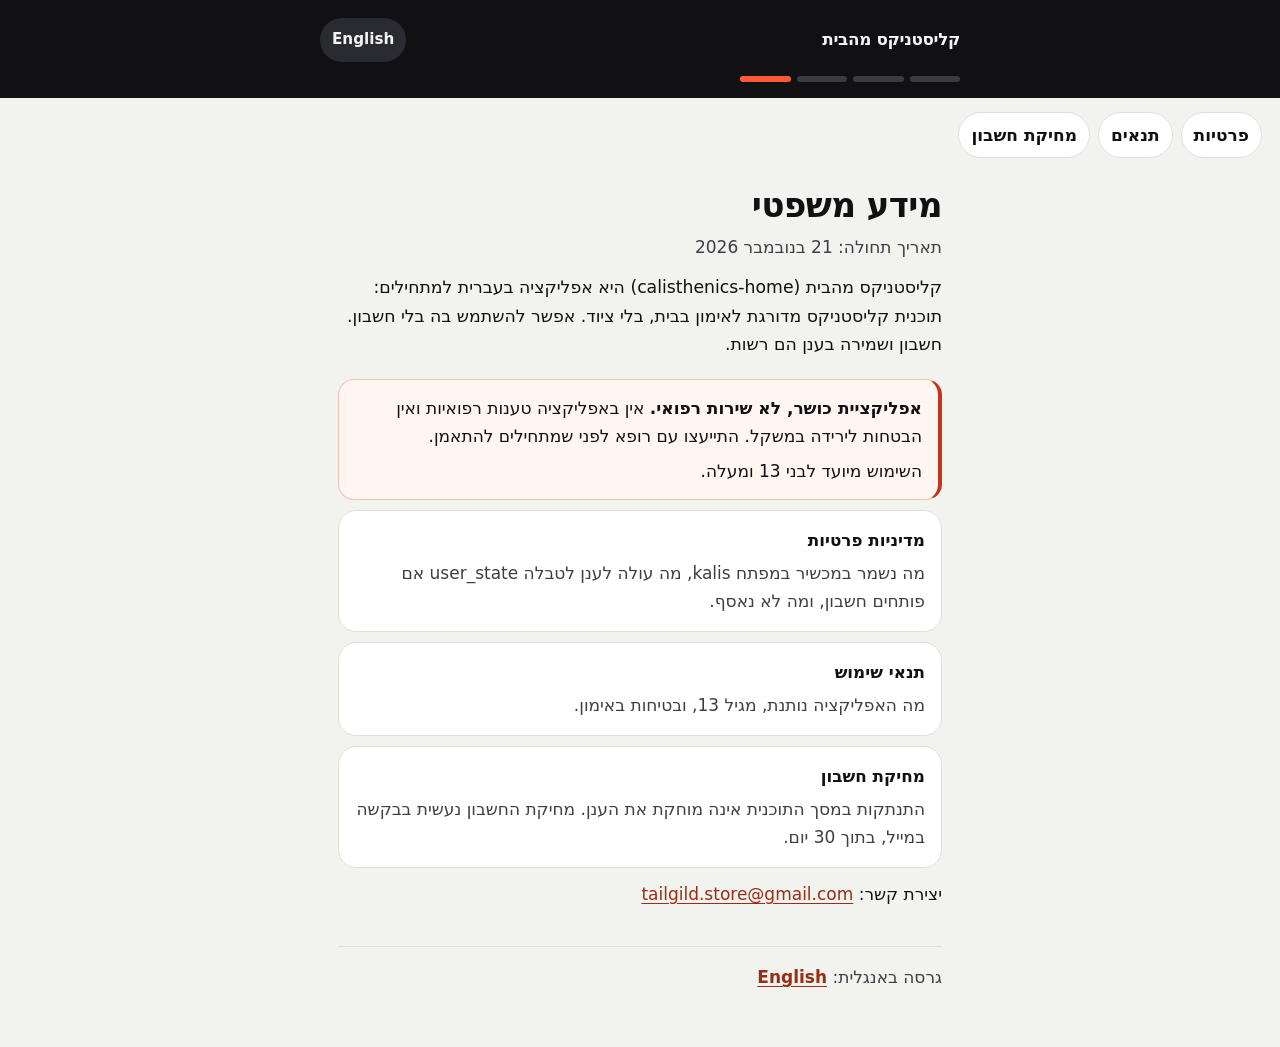
<file: index.html>
<!DOCTYPE html>
<html lang="he" dir="rtl">
<head>
<meta charset="utf-8">
<meta name="viewport" content="width=device-width, initial-scale=1">
<meta name="description" content="מדיניות פרטיות, תנאי שימוש ומחיקת חשבון לאפליקציית קליסטניקס מהבית.">
<title>קליסטניקס מהבית — מידע משפטי</title>
<link rel="stylesheet" href="style.css">
<link rel="canonical" href="https://11sahar11.github.io/calisthenics-home-legal/">
<link rel="alternate" hreflang="he" href="https://11sahar11.github.io/calisthenics-home-legal/">
<link rel="alternate" hreflang="en" href="https://11sahar11.github.io/calisthenics-home-legal/en/">
<link rel="alternate" hreflang="x-default" href="https://11sahar11.github.io/calisthenics-home-legal/">
</head>
<body>
<a class="skip" href="#main">דילוג לתוכן</a>
<header class="top">
<div class="top-inner">
<div class="top-row">
<a class="brand" href="./">קליסטניקס מהבית</a>
<a class="lang" href="en/" hreflang="en" lang="en">English</a>
</div>
<p class="bars" aria-hidden="true"><i></i><i></i><i></i><i></i></p>
</div>
</header>
<nav class="nav" aria-label="מסמכים">
<a href="privacy/">פרטיות</a>
<a href="terms/">תנאים</a>
<a href="delete-account/">מחיקת חשבון</a>
</nav>
<main class="wrap" id="main">
<h1>מידע משפטי</h1>
<p class="meta">תאריך תחולה: <time datetime="2026-11-21">21 בנובמבר 2026</time></p>
<p class="lede">קליסטניקס מהבית (calisthenics-home) היא אפליקציה בעברית למתחילים: תוכנית קליסטניקס מדורגת לאימון בבית, בלי ציוד. אפשר להשתמש בה בלי חשבון. חשבון ושמירה בענן הם רשות.</p>
<div class="notice">
<p><strong>אפליקציית כושר, לא שירות רפואי.</strong> אין באפליקציה טענות רפואיות ואין הבטחות לירידה במשקל. התייעצו עם רופא לפני שמתחילים להתאמן.</p>
<p>השימוש מיועד לבני 13 ומעלה.</p>
</div>
<a class="card" href="privacy/"><strong>מדיניות פרטיות</strong><span>מה נשמר במכשיר במפתח kalis, מה עולה לענן לטבלה user_state אם פותחים חשבון, ומה לא נאסף.</span></a>
<a class="card" href="terms/"><strong>תנאי שימוש</strong><span>מה האפליקציה נותנת, מגיל 13, ובטיחות באימון.</span></a>
<a class="card" href="delete-account/"><strong>מחיקת חשבון</strong><span>התנתקות במסך התוכנית אינה מוחקת את הענן. מחיקת החשבון נעשית בבקשה במייל, בתוך 30 יום.</span></a>
<p>יצירת קשר: <a href="mailto:tailgild.store@gmail.com">tailgild.store@gmail.com</a></p>
<p class="footer">גרסה באנגלית: <a href="en/" hreflang="en" lang="en">English</a></p>
</main>
</body>
</html>
</file>
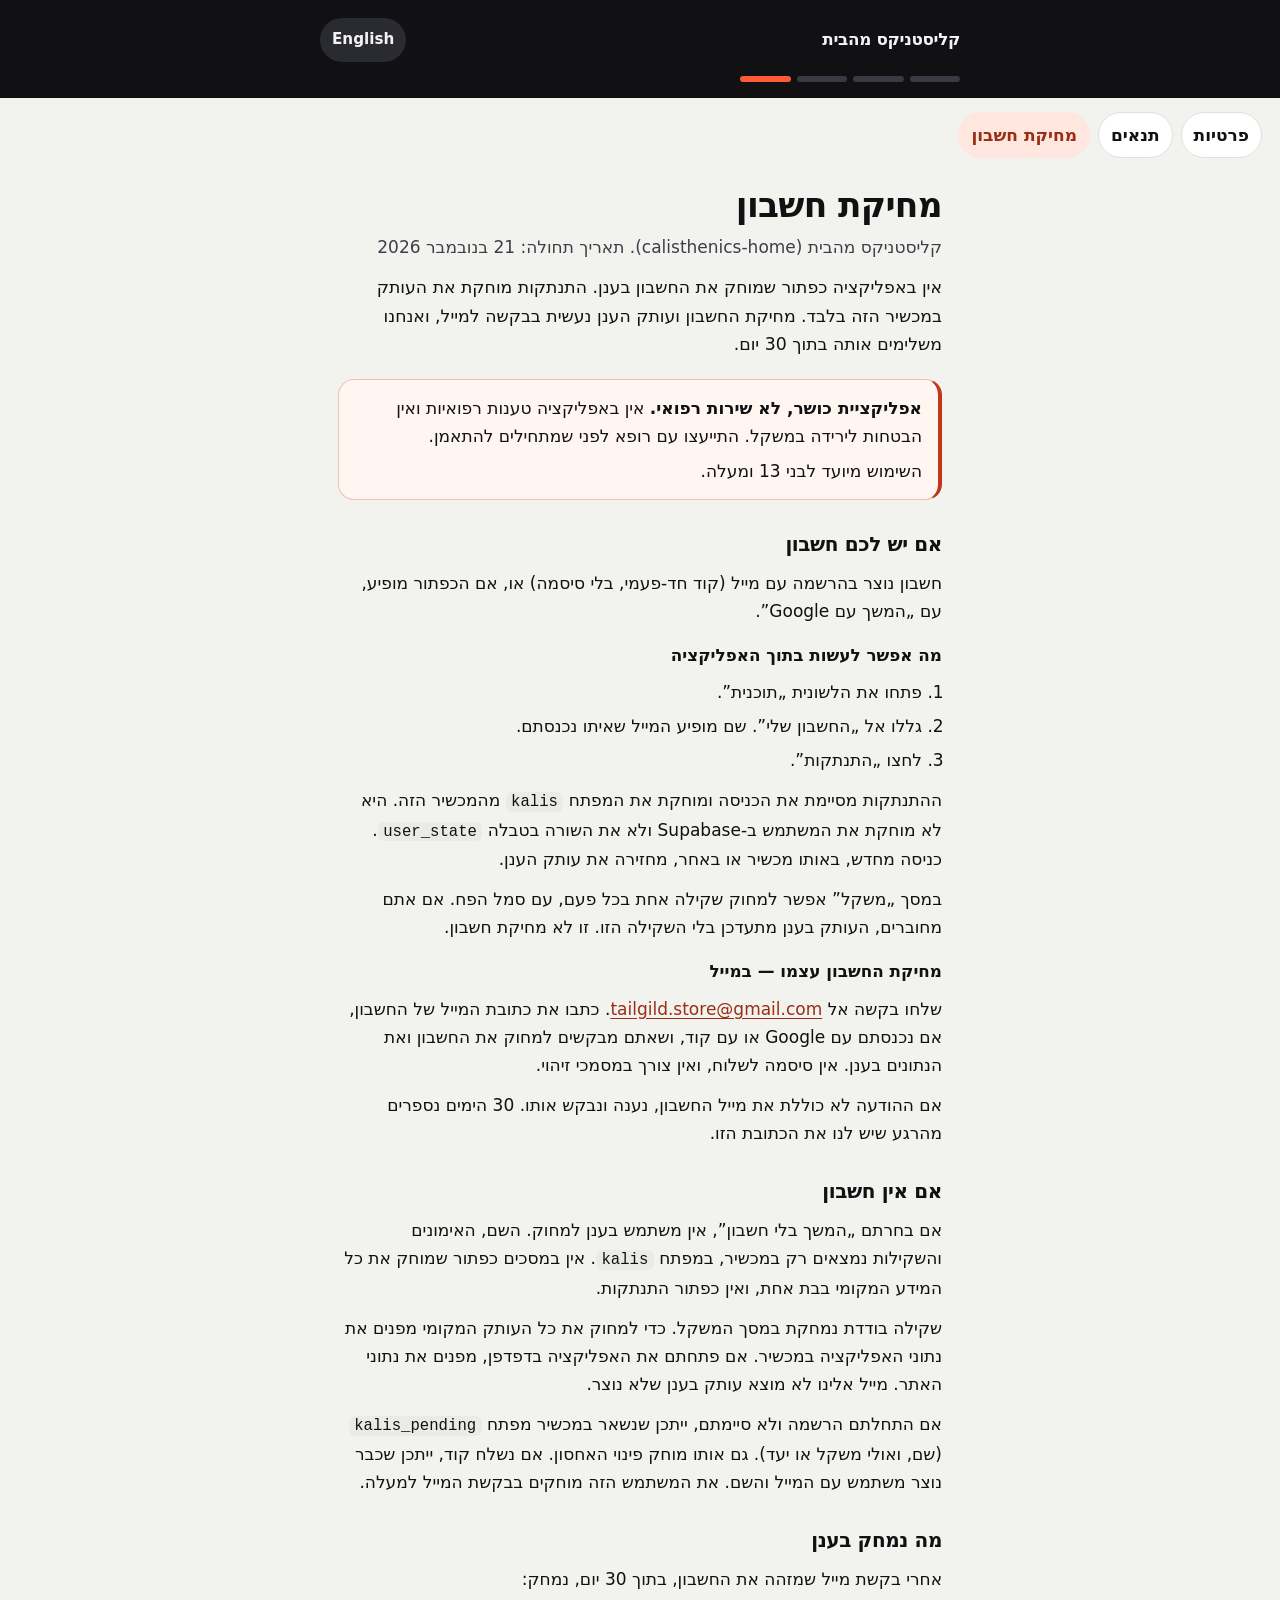
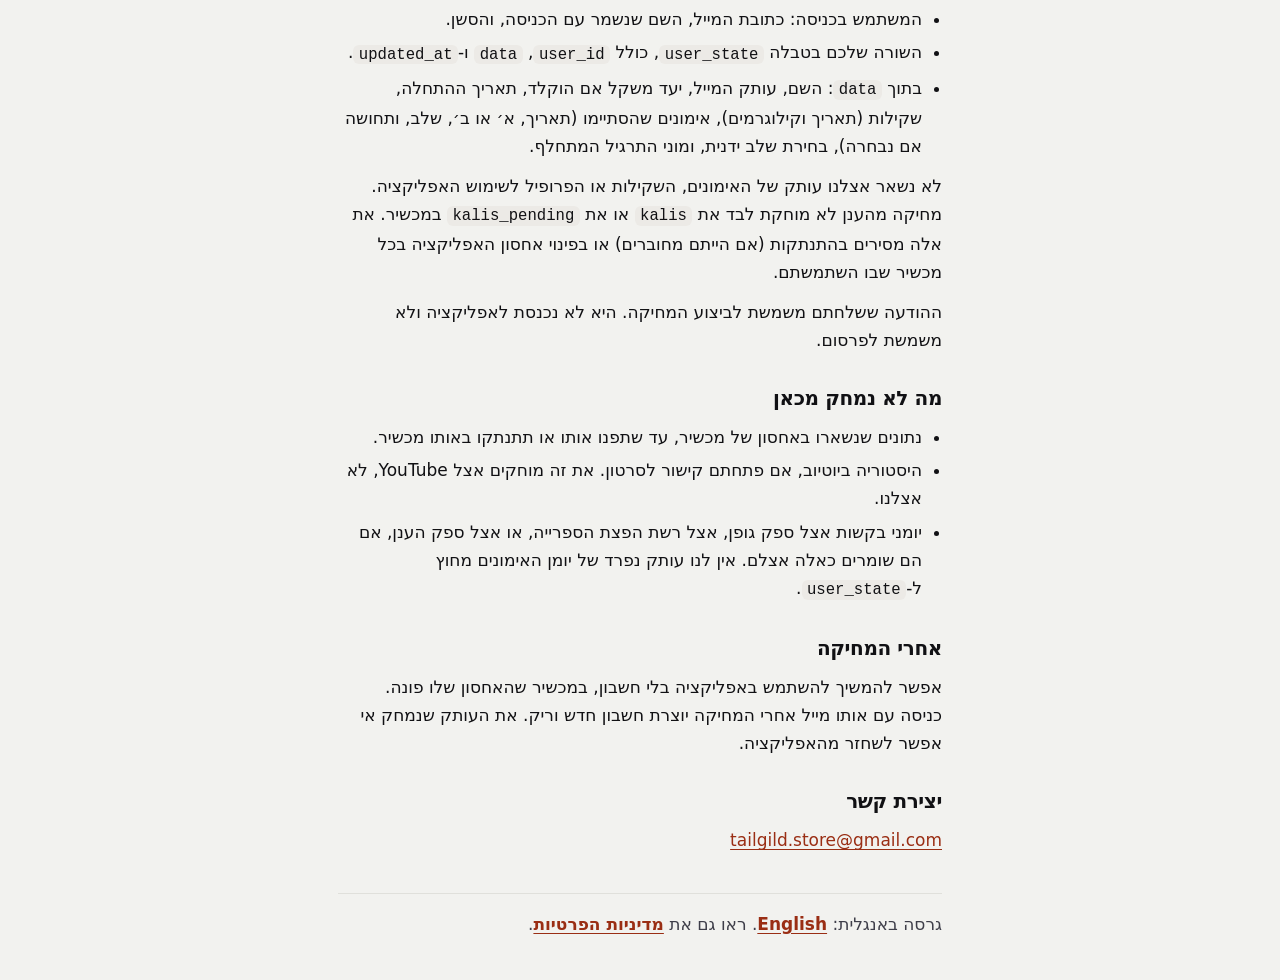
<file: delete-account/index.html>
<!DOCTYPE html>
<html lang="he" dir="rtl">
<head>
<meta charset="utf-8">
<meta name="viewport" content="width=device-width, initial-scale=1">
<meta name="description" content="איך למחוק חשבון בקליסטניקס מהבית: התנתקות במכשיר, ובקשת מחיקה במייל תוך 30 יום.">
<title>מחיקת חשבון — קליסטניקס מהבית</title>
<link rel="stylesheet" href="../style.css">
<link rel="canonical" href="https://11sahar11.github.io/calisthenics-home-legal/delete-account/">
<link rel="alternate" hreflang="he" href="https://11sahar11.github.io/calisthenics-home-legal/delete-account/">
<link rel="alternate" hreflang="en" href="https://11sahar11.github.io/calisthenics-home-legal/en/delete-account/">
<link rel="alternate" hreflang="x-default" href="https://11sahar11.github.io/calisthenics-home-legal/delete-account/">
</head>
<body>
<a class="skip" href="#main">דילוג לתוכן</a>
<header class="top">
<div class="top-inner">
<div class="top-row">
<a class="brand" href="../">קליסטניקס מהבית</a>
<a class="lang" href="../en/delete-account/" hreflang="en" lang="en">English</a>
</div>
<p class="bars" aria-hidden="true"><i></i><i></i><i></i><i></i></p>
</div>
</header>
<nav class="nav" aria-label="מסמכים">
<a href="../privacy/">פרטיות</a>
<a href="../terms/">תנאים</a>
<a href="./" aria-current="page">מחיקת חשבון</a>
</nav>
<main class="wrap" id="main">
<h1>מחיקת חשבון</h1>
<p class="meta">קליסטניקס מהבית (calisthenics-home). תאריך תחולה: <time datetime="2026-11-21">21 בנובמבר 2026</time></p>
<p class="lede">אין באפליקציה כפתור שמוחק את החשבון בענן. התנתקות מוחקת את העותק במכשיר הזה בלבד. מחיקת החשבון ועותק הענן נעשית בבקשה למייל, ואנחנו משלימים אותה בתוך 30 יום.</p>
<div class="notice">
<p><strong>אפליקציית כושר, לא שירות רפואי.</strong> אין באפליקציה טענות רפואיות ואין הבטחות לירידה במשקל. התייעצו עם רופא לפני שמתחילים להתאמן.</p>
<p>השימוש מיועד לבני 13 ומעלה.</p>
</div>

<h2 id="signed-in">אם יש לכם חשבון</h2>
<p>חשבון נוצר בהרשמה עם מייל (קוד חד-פעמי, בלי סיסמה) או, אם הכפתור מופיע, עם „המשך עם Google”.</p>
<h3>מה אפשר לעשות בתוך האפליקציה</h3>
<ol>
<li>פתחו את הלשונית „תוכנית”.</li>
<li>גללו אל „החשבון שלי”. שם מופיע המייל שאיתו נכנסתם.</li>
<li>לחצו „התנתקות”.</li>
</ol>
<p>ההתנתקות מסיימת את הכניסה ומוחקת את המפתח <code>kalis</code> מהמכשיר הזה. היא לא מוחקת את המשתמש ב-Supabase ולא את השורה בטבלה <code>user_state</code>. כניסה מחדש, באותו מכשיר או באחר, מחזירה את עותק הענן.</p>
<p>במסך „משקל” אפשר למחוק שקילה אחת בכל פעם, עם סמל הפח. אם אתם מחוברים, העותק בענן מתעדכן בלי השקילה הזו. זו לא מחיקת חשבון.</p>
<h3>מחיקת החשבון עצמו — במייל</h3>
<p>שלחו בקשה אל <a href="mailto:tailgild.store@gmail.com?subject=Delete%20calisthenics-home%20account">tailgild.store@gmail.com</a>. כתבו את כתובת המייל של החשבון, אם נכנסתם עם Google או עם קוד, ושאתם מבקשים למחוק את החשבון ואת הנתונים בענן. אין סיסמה לשלוח, ואין צורך במסמכי זיהוי.</p>
<p>אם ההודעה לא כוללת את מייל החשבון, נענה ונבקש אותו. 30 הימים נספרים מהרגע שיש לנו את הכתובת הזו.</p>

<h2 id="local">אם אין חשבון</h2>
<p>אם בחרתם „המשך בלי חשבון”, אין משתמש בענן למחוק. השם, האימונים והשקילות נמצאים רק במכשיר, במפתח <code>kalis</code>. אין במסכים כפתור שמוחק את כל המידע המקומי בבת אחת, ואין כפתור התנתקות.</p>
<p>שקילה בודדת נמחקת במסך המשקל. כדי למחוק את כל העותק המקומי מפנים את נתוני האפליקציה במכשיר. אם פתחתם את האפליקציה בדפדפן, מפנים את נתוני האתר. מייל אלינו לא מוצא עותק בענן שלא נוצר.</p>
<p>אם התחלתם הרשמה ולא סיימתם, ייתכן שנשאר במכשיר מפתח <code>kalis_pending</code> (שם, ואולי משקל או יעד). גם אותו מוחק פינוי האחסון. אם נשלח קוד, ייתכן שכבר נוצר משתמש עם המייל והשם. את המשתמש הזה מוחקים בבקשת המייל למעלה.</p>

<h2 id="deleted">מה נמחק בענן</h2>
<p>אחרי בקשת מייל שמזהה את החשבון, בתוך 30 יום, נמחק:</p>
<ul>
<li>המשתמש בכניסה: כתובת המייל, השם שנשמר עם הכניסה, והסשן.</li>
<li>השורה שלכם בטבלה <code>user_state</code>, כולל <code>user_id</code>, <code>data</code> ו-<code>updated_at</code>.</li>
<li>בתוך <code>data</code>: השם, עותק המייל, יעד משקל אם הוקלד, תאריך ההתחלה, שקילות (תאריך וקילוגרמים), אימונים שהסתיימו (תאריך, א׳ או ב׳, שלב, ותחושה אם נבחרה), בחירת שלב ידנית, ומוני התרגיל המתחלף.</li>
</ul>
<p>לא נשאר אצלנו עותק של האימונים, השקילות או הפרופיל לשימוש האפליקציה. מחיקה מהענן לא מוחקת לבד את <code>kalis</code> או את <code>kalis_pending</code> במכשיר. את אלה מסירים בהתנתקות (אם הייתם מחוברים) או בפינוי אחסון האפליקציה בכל מכשיר שבו השתמשתם.</p>
<p>ההודעה ששלחתם משמשת לביצוע המחיקה. היא לא נכנסת לאפליקציה ולא משמשת לפרסום.</p>

<h2 id="kept">מה לא נמחק מכאן</h2>
<ul>
<li>נתונים שנשארו באחסון של מכשיר, עד שתפנו אותו או תתנתקו באותו מכשיר.</li>
<li>היסטוריה ביוטיוב, אם פתחתם קישור לסרטון. את זה מוחקים אצל YouTube, לא אצלנו.</li>
<li>יומני בקשות אצל ספק גופן, אצל רשת הפצת הספרייה, או אצל ספק הענן, אם הם שומרים כאלה אצלם. אין לנו עותק נפרד של יומן האימונים מחוץ ל-<code>user_state</code>.</li>
</ul>

<h2 id="after">אחרי המחיקה</h2>
<p>אפשר להמשיך להשתמש באפליקציה בלי חשבון, במכשיר שהאחסון שלו פונה. כניסה עם אותו מייל אחרי המחיקה יוצרת חשבון חדש וריק. את העותק שנמחק אי אפשר לשחזר מהאפליקציה.</p>

<h2 id="contact">יצירת קשר</h2>
<p><a href="mailto:tailgild.store@gmail.com?subject=Delete%20calisthenics-home%20account">tailgild.store@gmail.com</a></p>
<p class="footer">גרסה באנגלית: <a href="../en/delete-account/" hreflang="en" lang="en">English</a>. ראו גם את <a href="../privacy/">מדיניות הפרטיות</a>.</p>
</main>
</body>
</html>
</file>
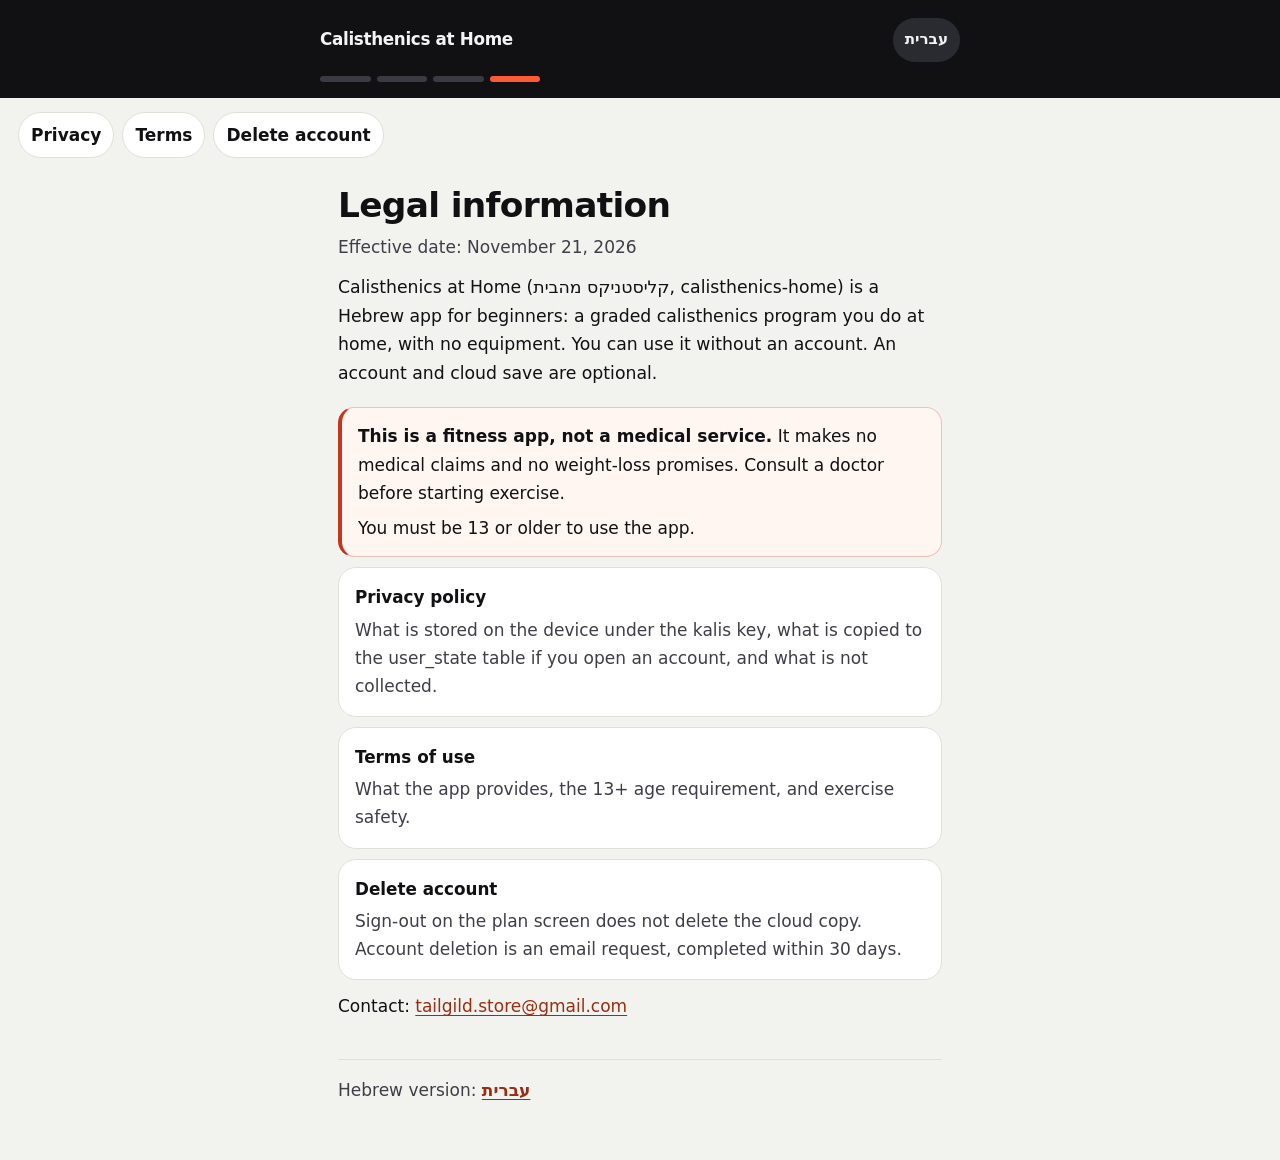
<file: en/index.html>
<!DOCTYPE html>
<html lang="en" dir="ltr">
<head>
<meta charset="utf-8">
<meta name="viewport" content="width=device-width, initial-scale=1">
<meta name="description" content="Privacy policy, terms of use, and account deletion for the Calisthenics at Home app.">
<title>Calisthenics at Home — legal</title>
<link rel="stylesheet" href="../style.css">
<link rel="canonical" href="https://11sahar11.github.io/calisthenics-home-legal/en/">
<link rel="alternate" hreflang="en" href="https://11sahar11.github.io/calisthenics-home-legal/en/">
<link rel="alternate" hreflang="he" href="https://11sahar11.github.io/calisthenics-home-legal/">
<link rel="alternate" hreflang="x-default" href="https://11sahar11.github.io/calisthenics-home-legal/">
</head>
<body>
<a class="skip" href="#main">Skip to content</a>
<header class="top">
<div class="top-inner">
<div class="top-row">
<a class="brand" href="./">Calisthenics at Home</a>
<a class="lang" href="../" hreflang="he" lang="he">עברית</a>
</div>
<p class="bars" aria-hidden="true"><i></i><i></i><i></i><i></i></p>
</div>
</header>
<nav class="nav" aria-label="Documents">
<a href="privacy/">Privacy</a>
<a href="terms/">Terms</a>
<a href="delete-account/">Delete account</a>
</nav>
<main class="wrap" id="main">
<h1>Legal information</h1>
<p class="meta">Effective date: <time datetime="2026-11-21">November 21, 2026</time></p>
<p class="lede">Calisthenics at Home (קליסטניקס מהבית, calisthenics-home) is a Hebrew app for beginners: a graded calisthenics program you do at home, with no equipment. You can use it without an account. An account and cloud save are optional.</p>
<div class="notice">
<p><strong>This is a fitness app, not a medical service.</strong> It makes no medical claims and no weight-loss promises. Consult a doctor before starting exercise.</p>
<p>You must be 13 or older to use the app.</p>
</div>
<a class="card" href="privacy/"><strong>Privacy policy</strong><span>What is stored on the device under the kalis key, what is copied to the user_state table if you open an account, and what is not collected.</span></a>
<a class="card" href="terms/"><strong>Terms of use</strong><span>What the app provides, the 13+ age requirement, and exercise safety.</span></a>
<a class="card" href="delete-account/"><strong>Delete account</strong><span>Sign-out on the plan screen does not delete the cloud copy. Account deletion is an email request, completed within 30 days.</span></a>
<p>Contact: <a href="mailto:tailgild.store@gmail.com">tailgild.store@gmail.com</a></p>
<p class="footer">Hebrew version: <a href="../" hreflang="he" lang="he">עברית</a></p>
</main>
</body>
</html>
</file>
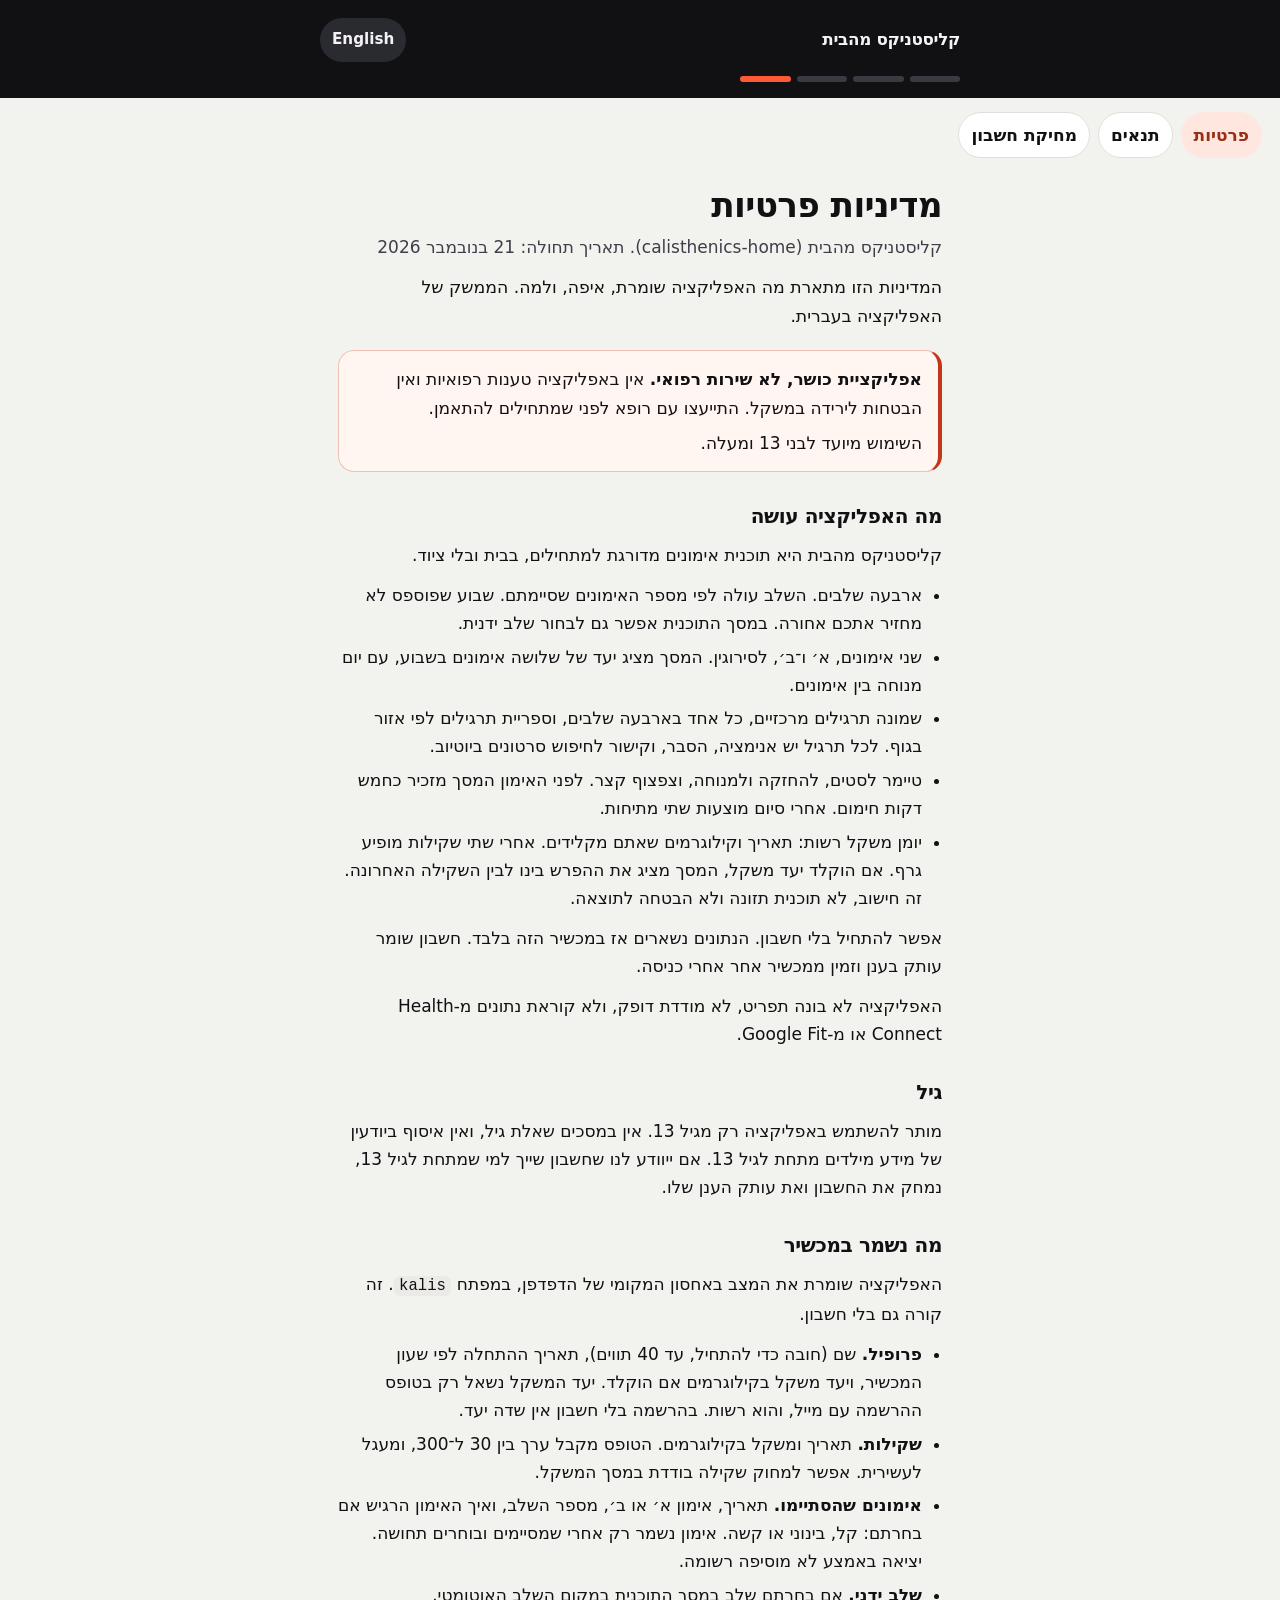
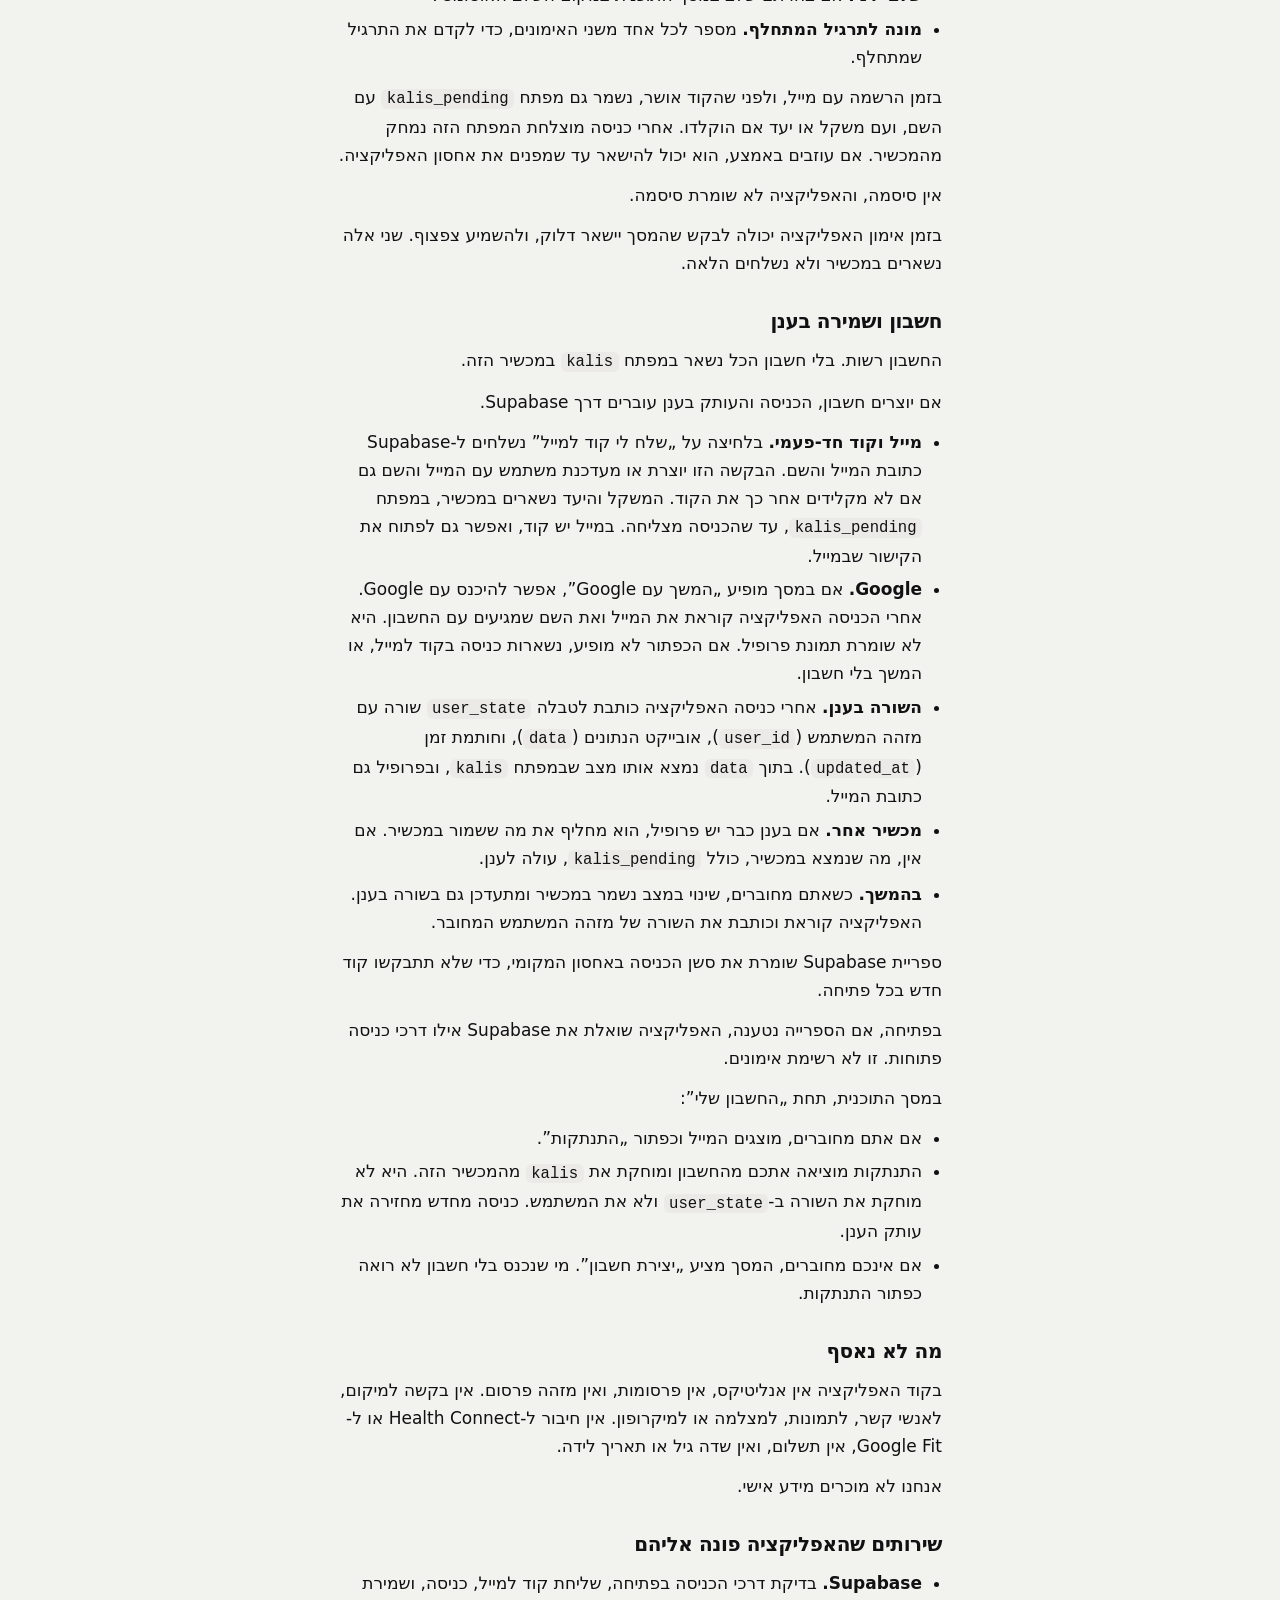
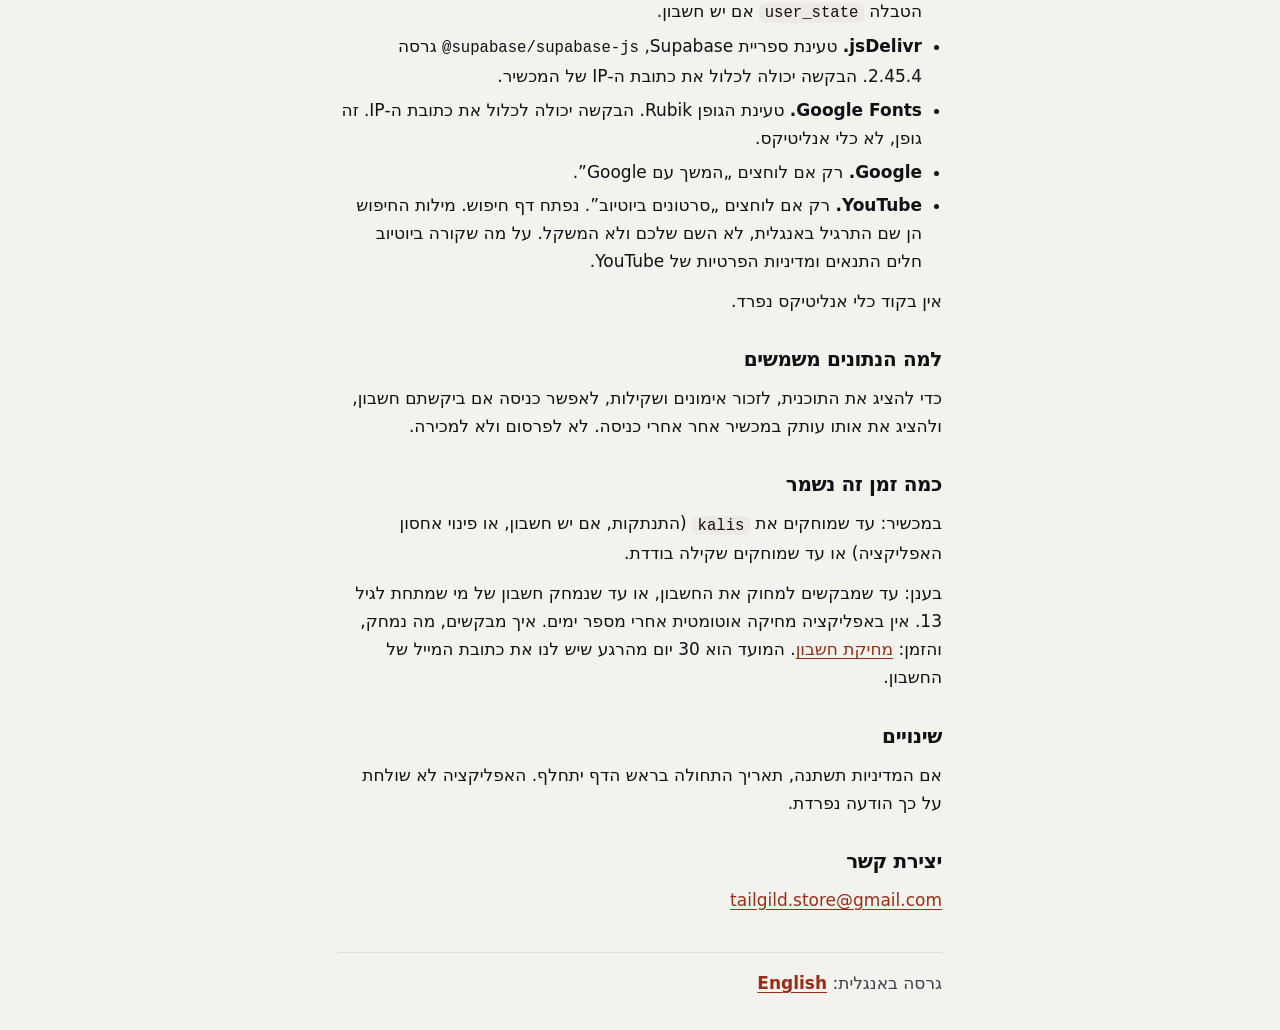
<file: privacy/index.html>
<!DOCTYPE html>
<html lang="he" dir="rtl">
<head>
<meta charset="utf-8">
<meta name="viewport" content="width=device-width, initial-scale=1">
<meta name="description" content="מדיניות הפרטיות של קליסטניקס מהבית: שמירה מקומית, חשבון רשות ב-Supabase, ובלי אנליטיקס.">
<title>מדיניות פרטיות — קליסטניקס מהבית</title>
<link rel="stylesheet" href="../style.css">
<link rel="canonical" href="https://11sahar11.github.io/calisthenics-home-legal/privacy/">
<link rel="alternate" hreflang="he" href="https://11sahar11.github.io/calisthenics-home-legal/privacy/">
<link rel="alternate" hreflang="en" href="https://11sahar11.github.io/calisthenics-home-legal/en/privacy/">
<link rel="alternate" hreflang="x-default" href="https://11sahar11.github.io/calisthenics-home-legal/privacy/">
</head>
<body>
<a class="skip" href="#main">דילוג לתוכן</a>
<header class="top">
<div class="top-inner">
<div class="top-row">
<a class="brand" href="../">קליסטניקס מהבית</a>
<a class="lang" href="../en/privacy/" hreflang="en" lang="en">English</a>
</div>
<p class="bars" aria-hidden="true"><i></i><i></i><i></i><i></i></p>
</div>
</header>
<nav class="nav" aria-label="מסמכים">
<a href="./" aria-current="page">פרטיות</a>
<a href="../terms/">תנאים</a>
<a href="../delete-account/">מחיקת חשבון</a>
</nav>
<main class="wrap" id="main">
<h1>מדיניות פרטיות</h1>
<p class="meta">קליסטניקס מהבית (calisthenics-home). תאריך תחולה: <time datetime="2026-11-21">21 בנובמבר 2026</time></p>
<p class="lede">המדיניות הזו מתארת מה האפליקציה שומרת, איפה, ולמה. הממשק של האפליקציה בעברית.</p>
<div class="notice">
<p><strong>אפליקציית כושר, לא שירות רפואי.</strong> אין באפליקציה טענות רפואיות ואין הבטחות לירידה במשקל. התייעצו עם רופא לפני שמתחילים להתאמן.</p>
<p>השימוש מיועד לבני 13 ומעלה.</p>
</div>

<h2 id="app">מה האפליקציה עושה</h2>
<p>קליסטניקס מהבית היא תוכנית אימונים מדורגת למתחילים, בבית ובלי ציוד.</p>
<ul>
<li>ארבעה שלבים. השלב עולה לפי מספר האימונים שסיימתם. שבוע שפוספס לא מחזיר אתכם אחורה. במסך התוכנית אפשר גם לבחור שלב ידנית.</li>
<li>שני אימונים, א׳ ו־ב׳, לסירוגין. המסך מציג יעד של שלושה אימונים בשבוע, עם יום מנוחה בין אימונים.</li>
<li>שמונה תרגילים מרכזיים, כל אחד בארבעה שלבים, וספריית תרגילים לפי אזור בגוף. לכל תרגיל יש אנימציה, הסבר, וקישור לחיפוש סרטונים ביוטיוב.</li>
<li>טיימר לסטים, להחזקה ולמנוחה, וצפצוף קצר. לפני האימון המסך מזכיר כחמש דקות חימום. אחרי סיום מוצעות שתי מתיחות.</li>
<li>יומן משקל רשות: תאריך וקילוגרמים שאתם מקלידים. אחרי שתי שקילות מופיע גרף. אם הוקלד יעד משקל, המסך מציג את ההפרש בינו לבין השקילה האחרונה. זה חישוב, לא תוכנית תזונה ולא הבטחה לתוצאה.</li>
</ul>
<p>אפשר להתחיל בלי חשבון. הנתונים נשארים אז במכשיר הזה בלבד. חשבון שומר עותק בענן וזמין ממכשיר אחר אחרי כניסה.</p>
<p>האפליקציה לא בונה תפריט, לא מודדת דופק, ולא קוראת נתונים מ-Health Connect או מ-Google Fit.</p>

<h2 id="age">גיל</h2>
<p>מותר להשתמש באפליקציה רק מגיל 13. אין במסכים שאלת גיל, ואין איסוף ביודעין של מידע מילדים מתחת לגיל 13. אם ייוודע לנו שחשבון שייך למי שמתחת לגיל 13, נמחק את החשבון ואת עותק הענן שלו.</p>

<h2 id="device">מה נשמר במכשיר</h2>
<p>האפליקציה שומרת את המצב באחסון המקומי של הדפדפן, במפתח <code>kalis</code>. זה קורה גם בלי חשבון.</p>
<ul>
<li><strong>פרופיל.</strong> שם (חובה כדי להתחיל, עד 40 תווים), תאריך ההתחלה לפי שעון המכשיר, ויעד משקל בקילוגרמים אם הוקלד. יעד המשקל נשאל רק בטופס ההרשמה עם מייל, והוא רשות. בהרשמה בלי חשבון אין שדה יעד.</li>
<li><strong>שקילות.</strong> תאריך ומשקל בקילוגרמים. הטופס מקבל ערך בין 30 ל־300, ומעגל לעשירית. אפשר למחוק שקילה בודדת במסך המשקל.</li>
<li><strong>אימונים שהסתיימו.</strong> תאריך, אימון א׳ או ב׳, מספר השלב, ואיך האימון הרגיש אם בחרתם: קל, בינוני או קשה. אימון נשמר רק אחרי שמסיימים ובוחרים תחושה. יציאה באמצע לא מוסיפה רשומה.</li>
<li><strong>שלב ידני.</strong> אם בחרתם שלב במסך התוכנית במקום השלב האוטומטי.</li>
<li><strong>מונה לתרגיל המתחלף.</strong> מספר לכל אחד משני האימונים, כדי לקדם את התרגיל שמתחלף.</li>
</ul>
<p>בזמן הרשמה עם מייל, ולפני שהקוד אושר, נשמר גם מפתח <code>kalis_pending</code> עם השם, ועם משקל או יעד אם הוקלדו. אחרי כניסה מוצלחת המפתח הזה נמחק מהמכשיר. אם עוזבים באמצע, הוא יכול להישאר עד שמפנים את אחסון האפליקציה.</p>
<p>אין סיסמה, והאפליקציה לא שומרת סיסמה.</p>
<p>בזמן אימון האפליקציה יכולה לבקש שהמסך יישאר דלוק, ולהשמיע צפצוף. שני אלה נשארים במכשיר ולא נשלחים הלאה.</p>

<h2 id="account">חשבון ושמירה בענן</h2>
<p>החשבון רשות. בלי חשבון הכל נשאר במפתח <code>kalis</code> במכשיר הזה.</p>
<p>אם יוצרים חשבון, הכניסה והעותק בענן עוברים דרך Supabase.</p>
<ul>
<li><strong>מייל וקוד חד-פעמי.</strong> בלחיצה על „שלח לי קוד למייל” נשלחים ל-Supabase כתובת המייל והשם. הבקשה הזו יוצרת או מעדכנת משתמש עם המייל והשם גם אם לא מקלידים אחר כך את הקוד. המשקל והיעד נשארים במכשיר, במפתח <code>kalis_pending</code>, עד שהכניסה מצליחה. במייל יש קוד, ואפשר גם לפתוח את הקישור שבמייל.</li>
<li><strong>Google.</strong> אם במסך מופיע „המשך עם Google”, אפשר להיכנס עם Google. אחרי הכניסה האפליקציה קוראת את המייל ואת השם שמגיעים עם החשבון. היא לא שומרת תמונת פרופיל. אם הכפתור לא מופיע, נשארות כניסה בקוד למייל, או המשך בלי חשבון.</li>
<li><strong>השורה בענן.</strong> אחרי כניסה האפליקציה כותבת לטבלה <code>user_state</code> שורה עם מזהה המשתמש (<code>user_id</code>), אובייקט הנתונים (<code>data</code>), וחותמת זמן (<code>updated_at</code>). בתוך <code>data</code> נמצא אותו מצב שבמפתח <code>kalis</code>, ובפרופיל גם כתובת המייל.</li>
<li><strong>מכשיר אחר.</strong> אם בענן כבר יש פרופיל, הוא מחליף את מה ששמור במכשיר. אם אין, מה שנמצא במכשיר, כולל <code>kalis_pending</code>, עולה לענן.</li>
<li><strong>בהמשך.</strong> כשאתם מחוברים, שינוי במצב נשמר במכשיר ומתעדכן גם בשורה בענן. האפליקציה קוראת וכותבת את השורה של מזהה המשתמש המחובר.</li>
</ul>
<p>ספריית Supabase שומרת את סשן הכניסה באחסון המקומי, כדי שלא תתבקשו קוד חדש בכל פתיחה.</p>
<p>בפתיחה, אם הספרייה נטענה, האפליקציה שואלת את Supabase אילו דרכי כניסה פתוחות. זו לא רשימת אימונים.</p>
<p>במסך התוכנית, תחת „החשבון שלי”:</p>
<ul>
<li>אם אתם מחוברים, מוצגים המייל וכפתור „התנתקות”.</li>
<li>התנתקות מוציאה אתכם מהחשבון ומוחקת את <code>kalis</code> מהמכשיר הזה. היא לא מוחקת את השורה ב-<code>user_state</code> ולא את המשתמש. כניסה מחדש מחזירה את עותק הענן.</li>
<li>אם אינכם מחוברים, המסך מציע „יצירת חשבון”. מי שנכנס בלי חשבון לא רואה כפתור התנתקות.</li>
</ul>

<h2 id="not">מה לא נאסף</h2>
<p>בקוד האפליקציה אין אנליטיקס, אין פרסומות, ואין מזהה פרסום. אין בקשה למיקום, לאנשי קשר, לתמונות, למצלמה או למיקרופון. אין חיבור ל-Health Connect או ל-Google Fit, אין תשלום, ואין שדה גיל או תאריך לידה.</p>
<p>אנחנו לא מוכרים מידע אישי.</p>

<h2 id="others">שירותים שהאפליקציה פונה אליהם</h2>
<ul>
<li><strong>Supabase.</strong> בדיקת דרכי הכניסה בפתיחה, שליחת קוד למייל, כניסה, ושמירת הטבלה <code>user_state</code> אם יש חשבון.</li>
<li><strong>jsDelivr.</strong> טעינת ספריית Supabase, <span class="ltr">@supabase/supabase-js</span> גרסה 2.45.4. הבקשה יכולה לכלול את כתובת ה-IP של המכשיר.</li>
<li><strong>Google Fonts.</strong> טעינת הגופן Rubik. הבקשה יכולה לכלול את כתובת ה-IP. זה גופן, לא כלי אנליטיקס.</li>
<li><strong>Google.</strong> רק אם לוחצים „המשך עם Google”.</li>
<li><strong>YouTube.</strong> רק אם לוחצים „סרטונים ביוטיוב”. נפתח דף חיפוש. מילות החיפוש הן שם התרגיל באנגלית, לא השם שלכם ולא המשקל. על מה שקורה ביוטיוב חלים התנאים ומדיניות הפרטיות של YouTube.</li>
</ul>
<p>אין בקוד כלי אנליטיקס נפרד.</p>

<h2 id="why">למה הנתונים משמשים</h2>
<p>כדי להציג את התוכנית, לזכור אימונים ושקילות, לאפשר כניסה אם ביקשתם חשבון, ולהציג את אותו עותק במכשיר אחר אחרי כניסה. לא לפרסום ולא למכירה.</p>

<h2 id="retention">כמה זמן זה נשמר</h2>
<p>במכשיר: עד שמוחקים את <code>kalis</code> (התנתקות, אם יש חשבון, או פינוי אחסון האפליקציה) או עד שמוחקים שקילה בודדת.</p>
<p>בענן: עד שמבקשים למחוק את החשבון, או עד שנמחק חשבון של מי שמתחת לגיל 13. אין באפליקציה מחיקה אוטומטית אחרי מספר ימים. איך מבקשים, מה נמחק, והזמן: <a href="../delete-account/">מחיקת חשבון</a>. המועד הוא 30 יום מהרגע שיש לנו את כתובת המייל של החשבון.</p>

<h2 id="changes">שינויים</h2>
<p>אם המדיניות תשתנה, תאריך התחולה בראש הדף יתחלף. האפליקציה לא שולחת על כך הודעה נפרדת.</p>

<h2 id="contact">יצירת קשר</h2>
<p><a href="mailto:tailgild.store@gmail.com">tailgild.store@gmail.com</a></p>
<p class="footer">גרסה באנגלית: <a href="../en/privacy/" hreflang="en" lang="en">English</a></p>
</main>
</body>
</html>
</file>
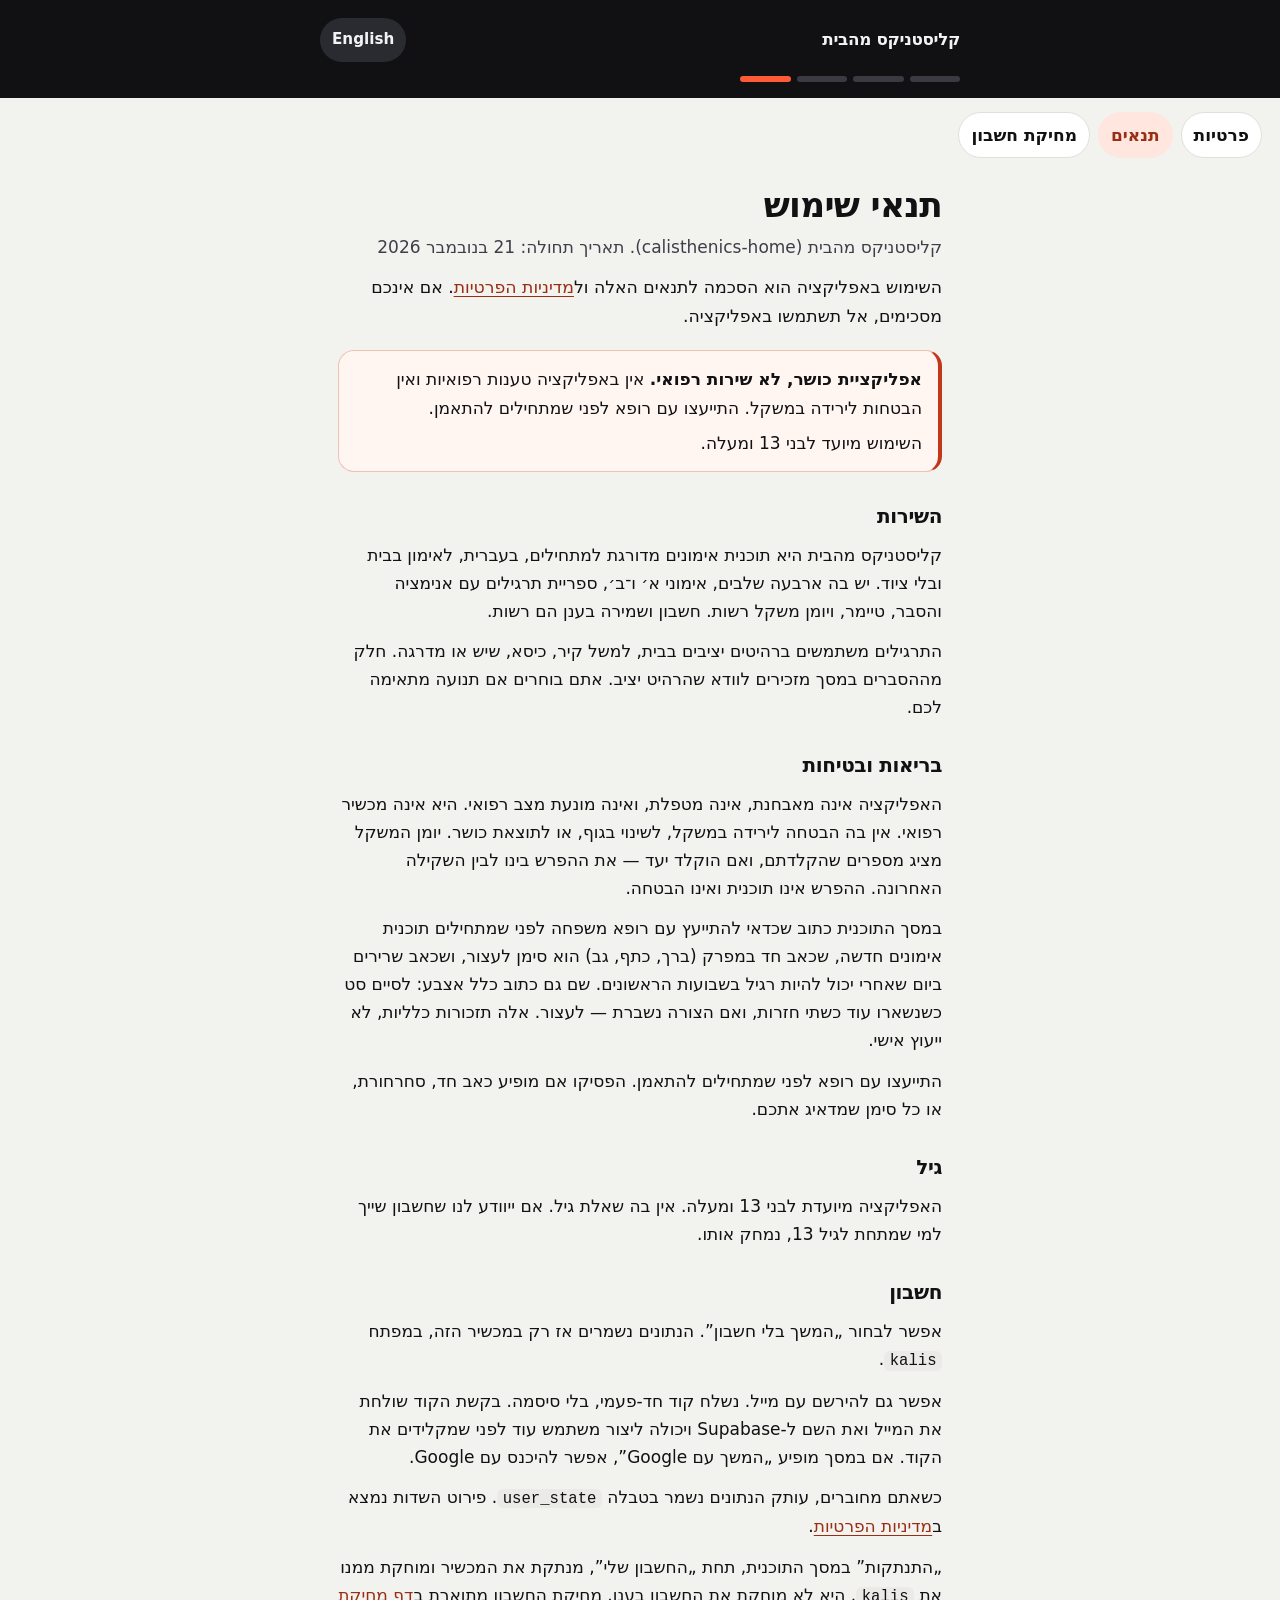
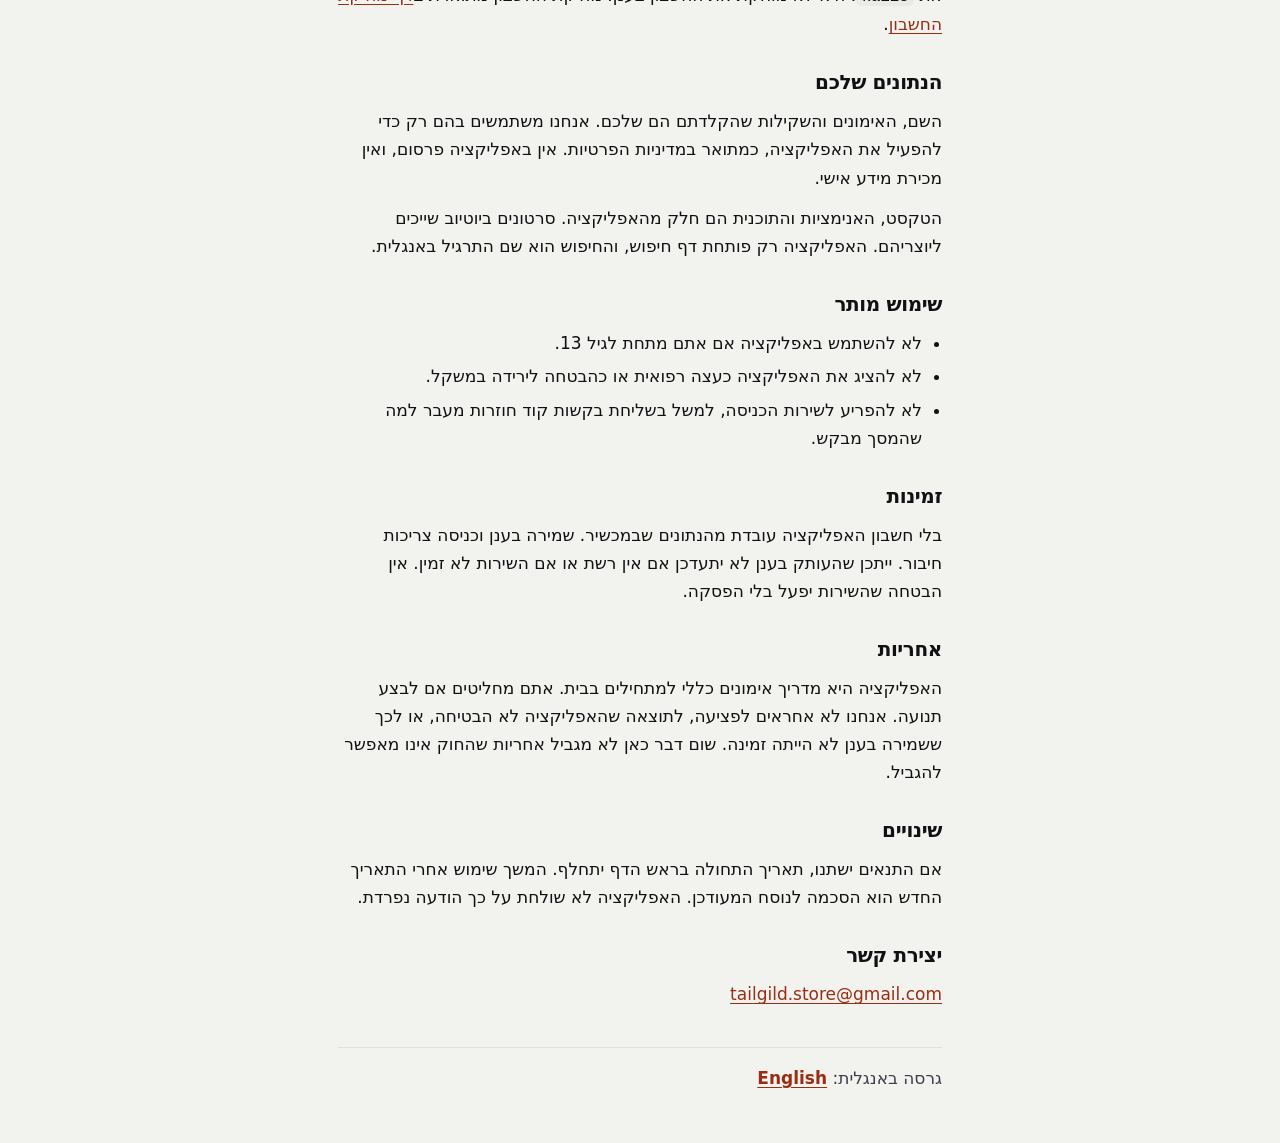
<file: terms/index.html>
<!DOCTYPE html>
<html lang="he" dir="rtl">
<head>
<meta charset="utf-8">
<meta name="viewport" content="width=device-width, initial-scale=1">
<meta name="description" content="תנאי השימוש של קליסטניקס מהבית: אפליקציית כושר מגיל 13, בלי טענות רפואיות ובלי הבטחת ירידה במשקל.">
<title>תנאי שימוש — קליסטניקס מהבית</title>
<link rel="stylesheet" href="../style.css">
<link rel="canonical" href="https://11sahar11.github.io/calisthenics-home-legal/terms/">
<link rel="alternate" hreflang="he" href="https://11sahar11.github.io/calisthenics-home-legal/terms/">
<link rel="alternate" hreflang="en" href="https://11sahar11.github.io/calisthenics-home-legal/en/terms/">
<link rel="alternate" hreflang="x-default" href="https://11sahar11.github.io/calisthenics-home-legal/terms/">
</head>
<body>
<a class="skip" href="#main">דילוג לתוכן</a>
<header class="top">
<div class="top-inner">
<div class="top-row">
<a class="brand" href="../">קליסטניקס מהבית</a>
<a class="lang" href="../en/terms/" hreflang="en" lang="en">English</a>
</div>
<p class="bars" aria-hidden="true"><i></i><i></i><i></i><i></i></p>
</div>
</header>
<nav class="nav" aria-label="מסמכים">
<a href="../privacy/">פרטיות</a>
<a href="./" aria-current="page">תנאים</a>
<a href="../delete-account/">מחיקת חשבון</a>
</nav>
<main class="wrap" id="main">
<h1>תנאי שימוש</h1>
<p class="meta">קליסטניקס מהבית (calisthenics-home). תאריך תחולה: <time datetime="2026-11-21">21 בנובמבר 2026</time></p>
<p class="lede">השימוש באפליקציה הוא הסכמה לתנאים האלה ול<a href="../privacy/">מדיניות הפרטיות</a>. אם אינכם מסכימים, אל תשתמשו באפליקציה.</p>
<div class="notice">
<p><strong>אפליקציית כושר, לא שירות רפואי.</strong> אין באפליקציה טענות רפואיות ואין הבטחות לירידה במשקל. התייעצו עם רופא לפני שמתחילים להתאמן.</p>
<p>השימוש מיועד לבני 13 ומעלה.</p>
</div>

<h2 id="service">השירות</h2>
<p>קליסטניקס מהבית היא תוכנית אימונים מדורגת למתחילים, בעברית, לאימון בבית ובלי ציוד. יש בה ארבעה שלבים, אימוני א׳ ו־ב׳, ספריית תרגילים עם אנימציה והסבר, טיימר, ויומן משקל רשות. חשבון ושמירה בענן הם רשות.</p>
<p>התרגילים משתמשים ברהיטים יציבים בבית, למשל קיר, כיסא, שיש או מדרגה. חלק מההסברים במסך מזכירים לוודא שהרהיט יציב. אתם בוחרים אם תנועה מתאימה לכם.</p>

<h2 id="health">בריאות ובטיחות</h2>
<p>האפליקציה אינה מאבחנת, אינה מטפלת, ואינה מונעת מצב רפואי. היא אינה מכשיר רפואי. אין בה הבטחה לירידה במשקל, לשינוי בגוף, או לתוצאת כושר. יומן המשקל מציג מספרים שהקלדתם, ואם הוקלד יעד — את ההפרש בינו לבין השקילה האחרונה. ההפרש אינו תוכנית ואינו הבטחה.</p>
<p>במסך התוכנית כתוב שכדאי להתייעץ עם רופא משפחה לפני שמתחילים תוכנית אימונים חדשה, שכאב חד במפרק (ברך, כתף, גב) הוא סימן לעצור, ושכאב שרירים ביום שאחרי יכול להיות רגיל בשבועות הראשונים. שם גם כתוב כלל אצבע: לסיים סט כשנשארו עוד כשתי חזרות, ואם הצורה נשברת — לעצור. אלה תזכורות כלליות, לא ייעוץ אישי.</p>
<p>התייעצו עם רופא לפני שמתחילים להתאמן. הפסיקו אם מופיע כאב חד, סחרחורת, או כל סימן שמדאיג אתכם.</p>

<h2 id="age">גיל</h2>
<p>האפליקציה מיועדת לבני 13 ומעלה. אין בה שאלת גיל. אם ייוודע לנו שחשבון שייך למי שמתחת לגיל 13, נמחק אותו.</p>

<h2 id="account">חשבון</h2>
<p>אפשר לבחור „המשך בלי חשבון”. הנתונים נשמרים אז רק במכשיר הזה, במפתח <code>kalis</code>.</p>
<p>אפשר גם להירשם עם מייל. נשלח קוד חד-פעמי, בלי סיסמה. בקשת הקוד שולחת את המייל ואת השם ל-Supabase ויכולה ליצור משתמש עוד לפני שמקלידים את הקוד. אם במסך מופיע „המשך עם Google”, אפשר להיכנס עם Google.</p>
<p>כשאתם מחוברים, עותק הנתונים נשמר בטבלה <code>user_state</code>. פירוט השדות נמצא ב<a href="../privacy/">מדיניות הפרטיות</a>.</p>
<p>„התנתקות” במסך התוכנית, תחת „החשבון שלי”, מנתקת את המכשיר ומוחקת ממנו את <code>kalis</code>. היא לא מוחקת את החשבון בענן. מחיקת החשבון מתוארת ב<a href="../delete-account/">דף מחיקת החשבון</a>.</p>

<h2 id="data">הנתונים שלכם</h2>
<p>השם, האימונים והשקילות שהקלדתם הם שלכם. אנחנו משתמשים בהם רק כדי להפעיל את האפליקציה, כמתואר במדיניות הפרטיות. אין באפליקציה פרסום, ואין מכירת מידע אישי.</p>
<p>הטקסט, האנימציות והתוכנית הם חלק מהאפליקציה. סרטונים ביוטיוב שייכים ליוצריהם. האפליקציה רק פותחת דף חיפוש, והחיפוש הוא שם התרגיל באנגלית.</p>

<h2 id="use">שימוש מותר</h2>
<ul>
<li>לא להשתמש באפליקציה אם אתם מתחת לגיל 13.</li>
<li>לא להציג את האפליקציה כעצה רפואית או כהבטחה לירידה במשקל.</li>
<li>לא להפריע לשירות הכניסה, למשל בשליחת בקשות קוד חוזרות מעבר למה שהמסך מבקש.</li>
</ul>

<h2 id="availability">זמינות</h2>
<p>בלי חשבון האפליקציה עובדת מהנתונים שבמכשיר. שמירה בענן וכניסה צריכות חיבור. ייתכן שהעותק בענן לא יתעדכן אם אין רשת או אם השירות לא זמין. אין הבטחה שהשירות יפעל בלי הפסקה.</p>

<h2 id="liability">אחריות</h2>
<p>האפליקציה היא מדריך אימונים כללי למתחילים בבית. אתם מחליטים אם לבצע תנועה. אנחנו לא אחראים לפציעה, לתוצאה שהאפליקציה לא הבטיחה, או לכך ששמירה בענן לא הייתה זמינה. שום דבר כאן לא מגביל אחריות שהחוק אינו מאפשר להגביל.</p>

<h2 id="changes">שינויים</h2>
<p>אם התנאים ישתנו, תאריך התחולה בראש הדף יתחלף. המשך שימוש אחרי התאריך החדש הוא הסכמה לנוסח המעודכן. האפליקציה לא שולחת על כך הודעה נפרדת.</p>

<h2 id="contact">יצירת קשר</h2>
<p><a href="mailto:tailgild.store@gmail.com">tailgild.store@gmail.com</a></p>
<p class="footer">גרסה באנגלית: <a href="../en/terms/" hreflang="en" lang="en">English</a></p>
</main>
</body>
</html>
</file>
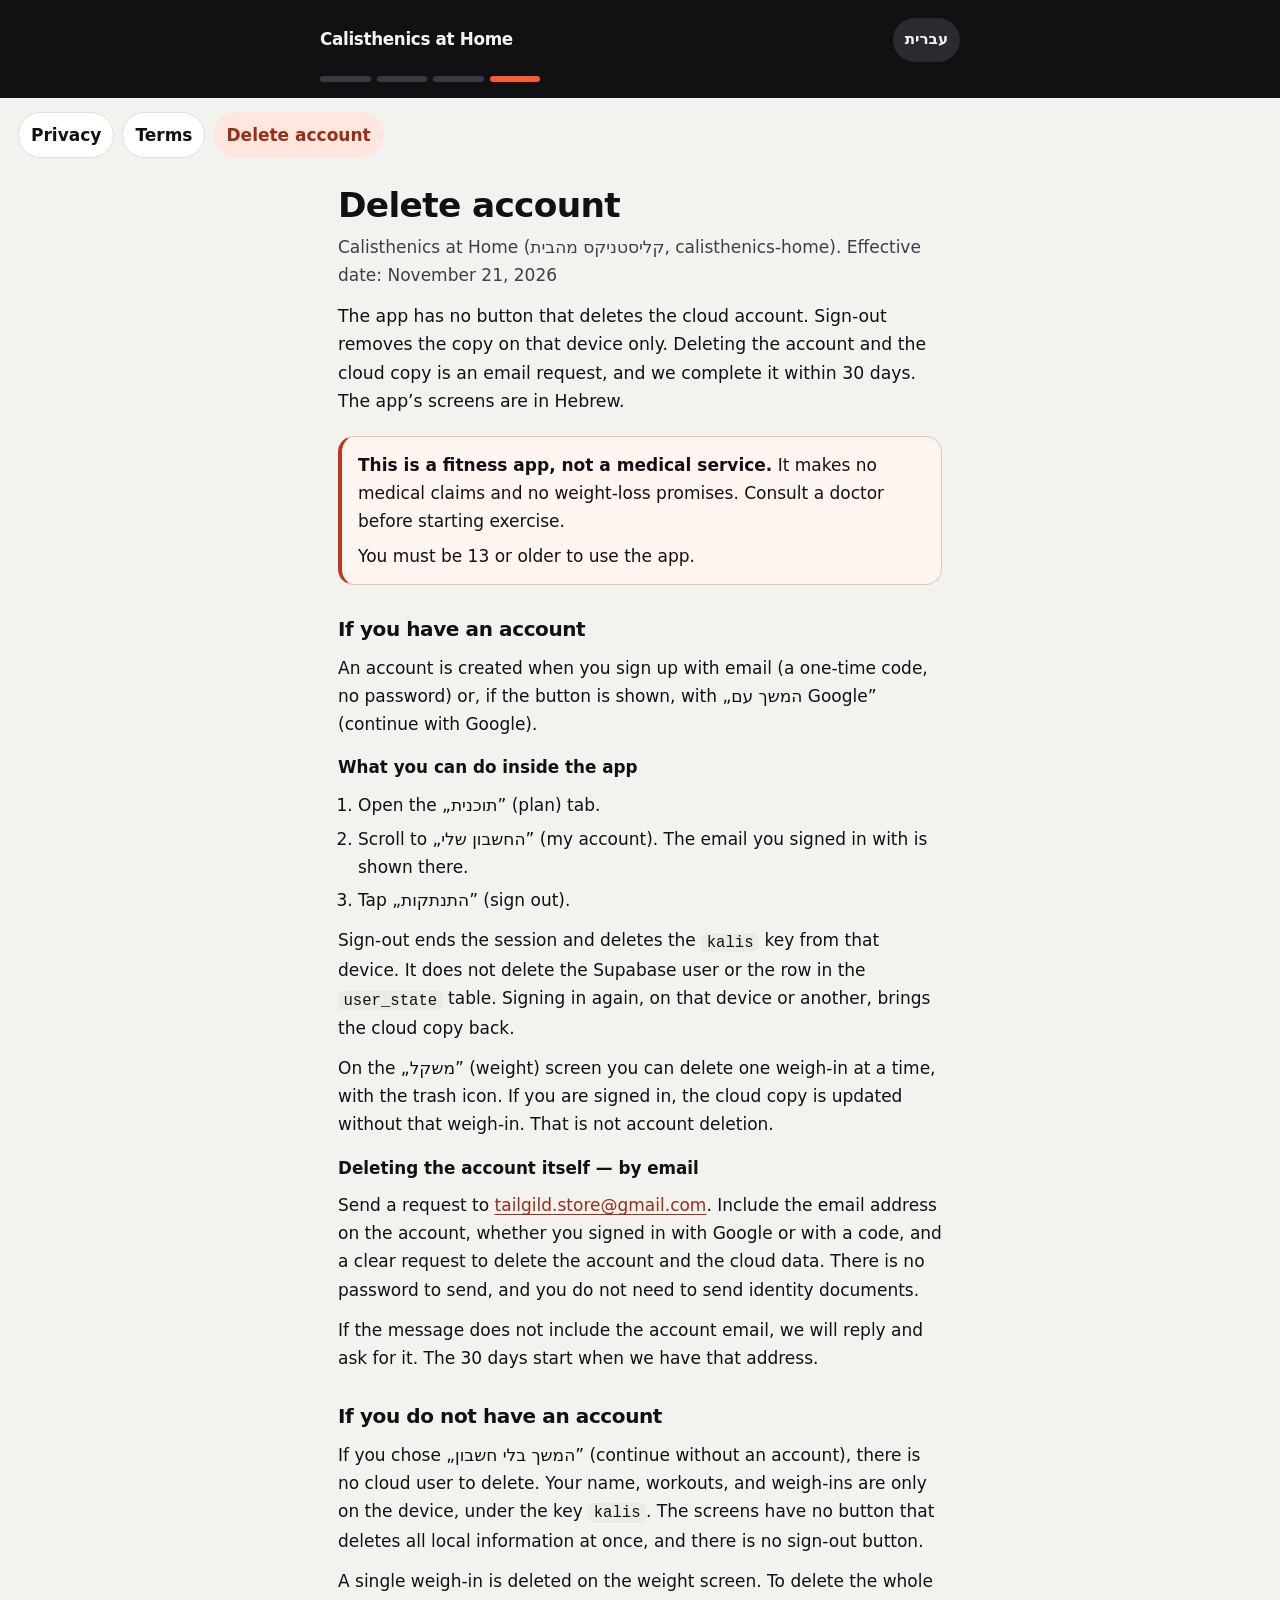
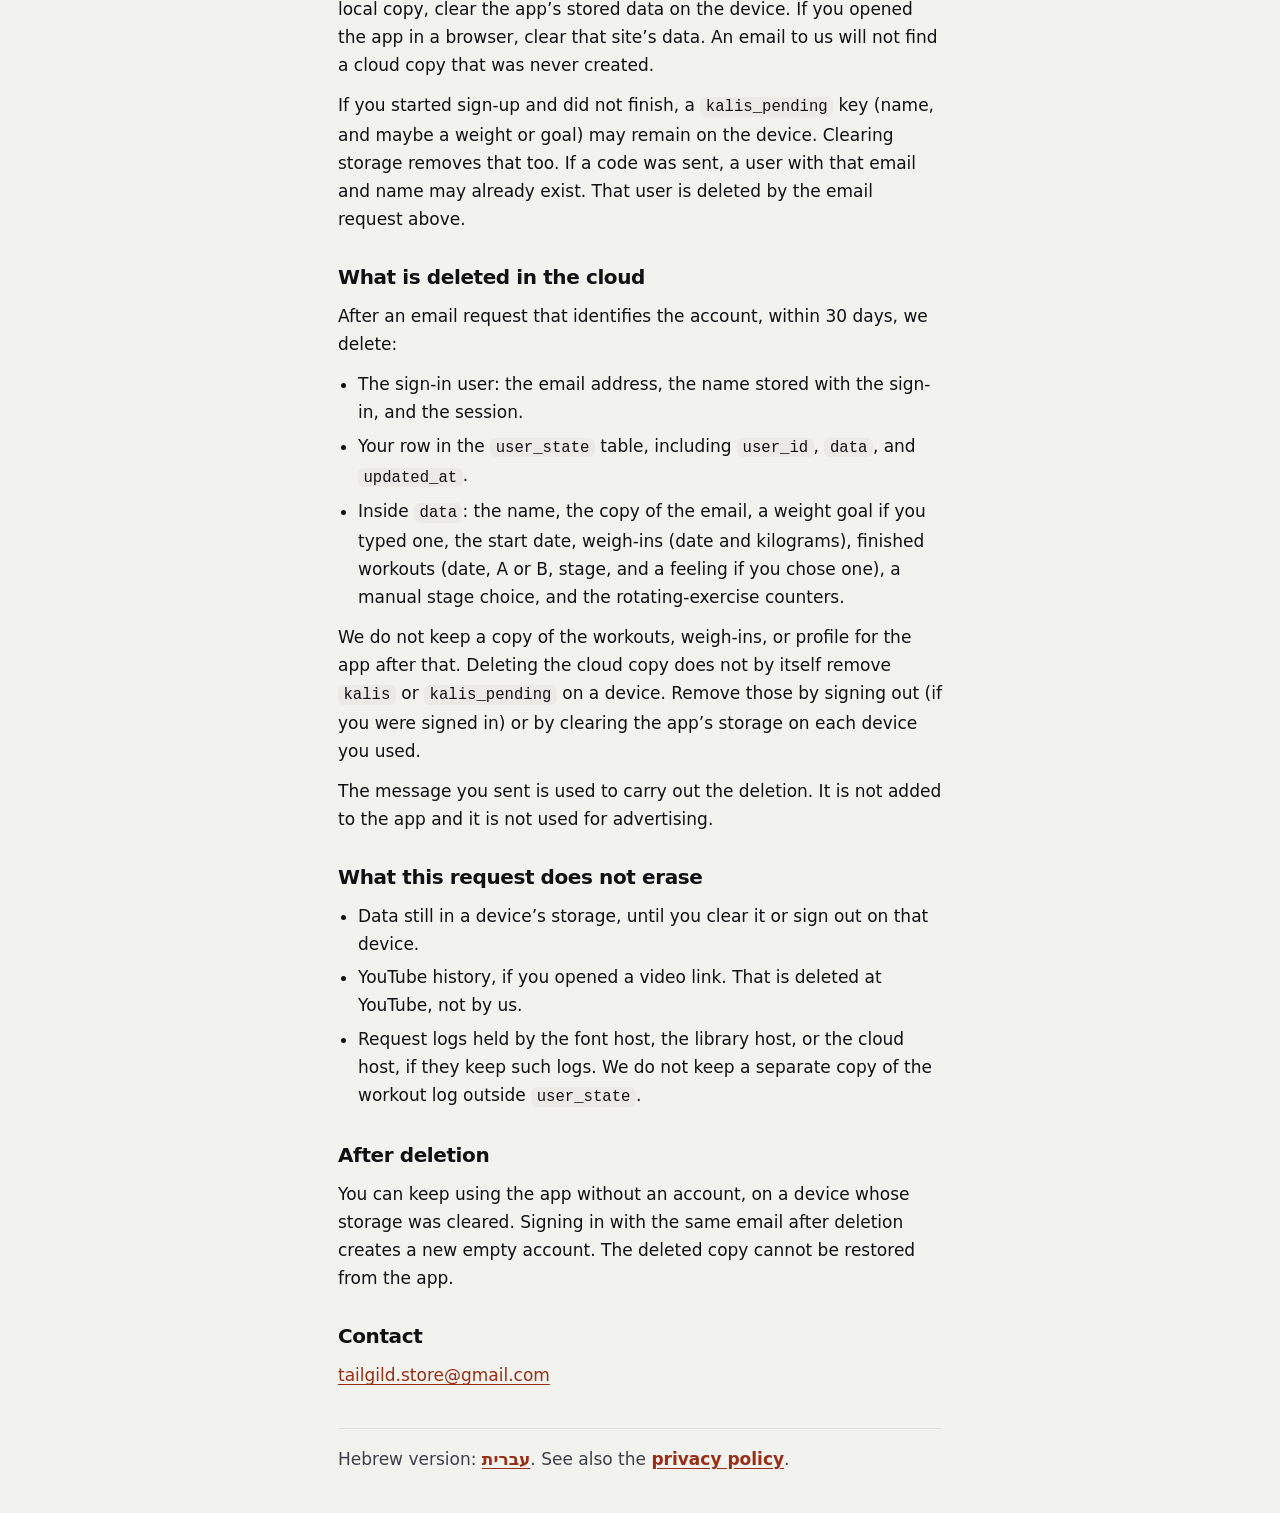
<file: en/delete-account/index.html>
<!DOCTYPE html>
<html lang="en" dir="ltr">
<head>
<meta charset="utf-8">
<meta name="viewport" content="width=device-width, initial-scale=1">
<meta name="description" content="How to delete a Calisthenics at Home account: sign out on the device, and request cloud deletion by email within 30 days.">
<title>Delete account — Calisthenics at Home</title>
<link rel="stylesheet" href="../../style.css">
<link rel="canonical" href="https://11sahar11.github.io/calisthenics-home-legal/en/delete-account/">
<link rel="alternate" hreflang="en" href="https://11sahar11.github.io/calisthenics-home-legal/en/delete-account/">
<link rel="alternate" hreflang="he" href="https://11sahar11.github.io/calisthenics-home-legal/delete-account/">
<link rel="alternate" hreflang="x-default" href="https://11sahar11.github.io/calisthenics-home-legal/delete-account/">
</head>
<body>
<a class="skip" href="#main">Skip to content</a>
<header class="top">
<div class="top-inner">
<div class="top-row">
<a class="brand" href="../">Calisthenics at Home</a>
<a class="lang" href="../../delete-account/" hreflang="he" lang="he">עברית</a>
</div>
<p class="bars" aria-hidden="true"><i></i><i></i><i></i><i></i></p>
</div>
</header>
<nav class="nav" aria-label="Documents">
<a href="../privacy/">Privacy</a>
<a href="../terms/">Terms</a>
<a href="./" aria-current="page">Delete account</a>
</nav>
<main class="wrap" id="main">
<h1>Delete account</h1>
<p class="meta">Calisthenics at Home (קליסטניקס מהבית, calisthenics-home). Effective date: <time datetime="2026-11-21">November 21, 2026</time></p>
<p class="lede">The app has no button that deletes the cloud account. Sign-out removes the copy on that device only. Deleting the account and the cloud copy is an email request, and we complete it within 30 days. The app’s screens are in Hebrew.</p>
<div class="notice">
<p><strong>This is a fitness app, not a medical service.</strong> It makes no medical claims and no weight-loss promises. Consult a doctor before starting exercise.</p>
<p>You must be 13 or older to use the app.</p>
</div>

<h2 id="signed-in">If you have an account</h2>
<p>An account is created when you sign up with email (a one-time code, no password) or, if the button is shown, with „המשך עם Google” (continue with Google).</p>
<h3>What you can do inside the app</h3>
<ol>
<li>Open the „תוכנית” (plan) tab.</li>
<li>Scroll to „החשבון שלי” (my account). The email you signed in with is shown there.</li>
<li>Tap „התנתקות” (sign out).</li>
</ol>
<p>Sign-out ends the session and deletes the <code>kalis</code> key from that device. It does not delete the Supabase user or the row in the <code>user_state</code> table. Signing in again, on that device or another, brings the cloud copy back.</p>
<p>On the „משקל” (weight) screen you can delete one weigh-in at a time, with the trash icon. If you are signed in, the cloud copy is updated without that weigh-in. That is not account deletion.</p>
<h3>Deleting the account itself — by email</h3>
<p>Send a request to <a href="mailto:tailgild.store@gmail.com?subject=Delete%20calisthenics-home%20account">tailgild.store@gmail.com</a>. Include the email address on the account, whether you signed in with Google or with a code, and a clear request to delete the account and the cloud data. There is no password to send, and you do not need to send identity documents.</p>
<p>If the message does not include the account email, we will reply and ask for it. The 30 days start when we have that address.</p>

<h2 id="local">If you do not have an account</h2>
<p>If you chose „המשך בלי חשבון” (continue without an account), there is no cloud user to delete. Your name, workouts, and weigh-ins are only on the device, under the key <code>kalis</code>. The screens have no button that deletes all local information at once, and there is no sign-out button.</p>
<p>A single weigh-in is deleted on the weight screen. To delete the whole local copy, clear the app’s stored data on the device. If you opened the app in a browser, clear that site’s data. An email to us will not find a cloud copy that was never created.</p>
<p>If you started sign-up and did not finish, a <code>kalis_pending</code> key (name, and maybe a weight or goal) may remain on the device. Clearing storage removes that too. If a code was sent, a user with that email and name may already exist. That user is deleted by the email request above.</p>

<h2 id="deleted">What is deleted in the cloud</h2>
<p>After an email request that identifies the account, within 30 days, we delete:</p>
<ul>
<li>The sign-in user: the email address, the name stored with the sign-in, and the session.</li>
<li>Your row in the <code>user_state</code> table, including <code>user_id</code>, <code>data</code>, and <code>updated_at</code>.</li>
<li>Inside <code>data</code>: the name, the copy of the email, a weight goal if you typed one, the start date, weigh-ins (date and kilograms), finished workouts (date, A or B, stage, and a feeling if you chose one), a manual stage choice, and the rotating-exercise counters.</li>
</ul>
<p>We do not keep a copy of the workouts, weigh-ins, or profile for the app after that. Deleting the cloud copy does not by itself remove <code>kalis</code> or <code>kalis_pending</code> on a device. Remove those by signing out (if you were signed in) or by clearing the app’s storage on each device you used.</p>
<p>The message you sent is used to carry out the deletion. It is not added to the app and it is not used for advertising.</p>

<h2 id="kept">What this request does not erase</h2>
<ul>
<li>Data still in a device’s storage, until you clear it or sign out on that device.</li>
<li>YouTube history, if you opened a video link. That is deleted at YouTube, not by us.</li>
<li>Request logs held by the font host, the library host, or the cloud host, if they keep such logs. We do not keep a separate copy of the workout log outside <code>user_state</code>.</li>
</ul>

<h2 id="after">After deletion</h2>
<p>You can keep using the app without an account, on a device whose storage was cleared. Signing in with the same email after deletion creates a new empty account. The deleted copy cannot be restored from the app.</p>

<h2 id="contact">Contact</h2>
<p><a href="mailto:tailgild.store@gmail.com?subject=Delete%20calisthenics-home%20account">tailgild.store@gmail.com</a></p>
<p class="footer">Hebrew version: <a href="../../delete-account/" hreflang="he" lang="he">עברית</a>. See also the <a href="../privacy/">privacy policy</a>.</p>
</main>
</body>
</html>
</file>
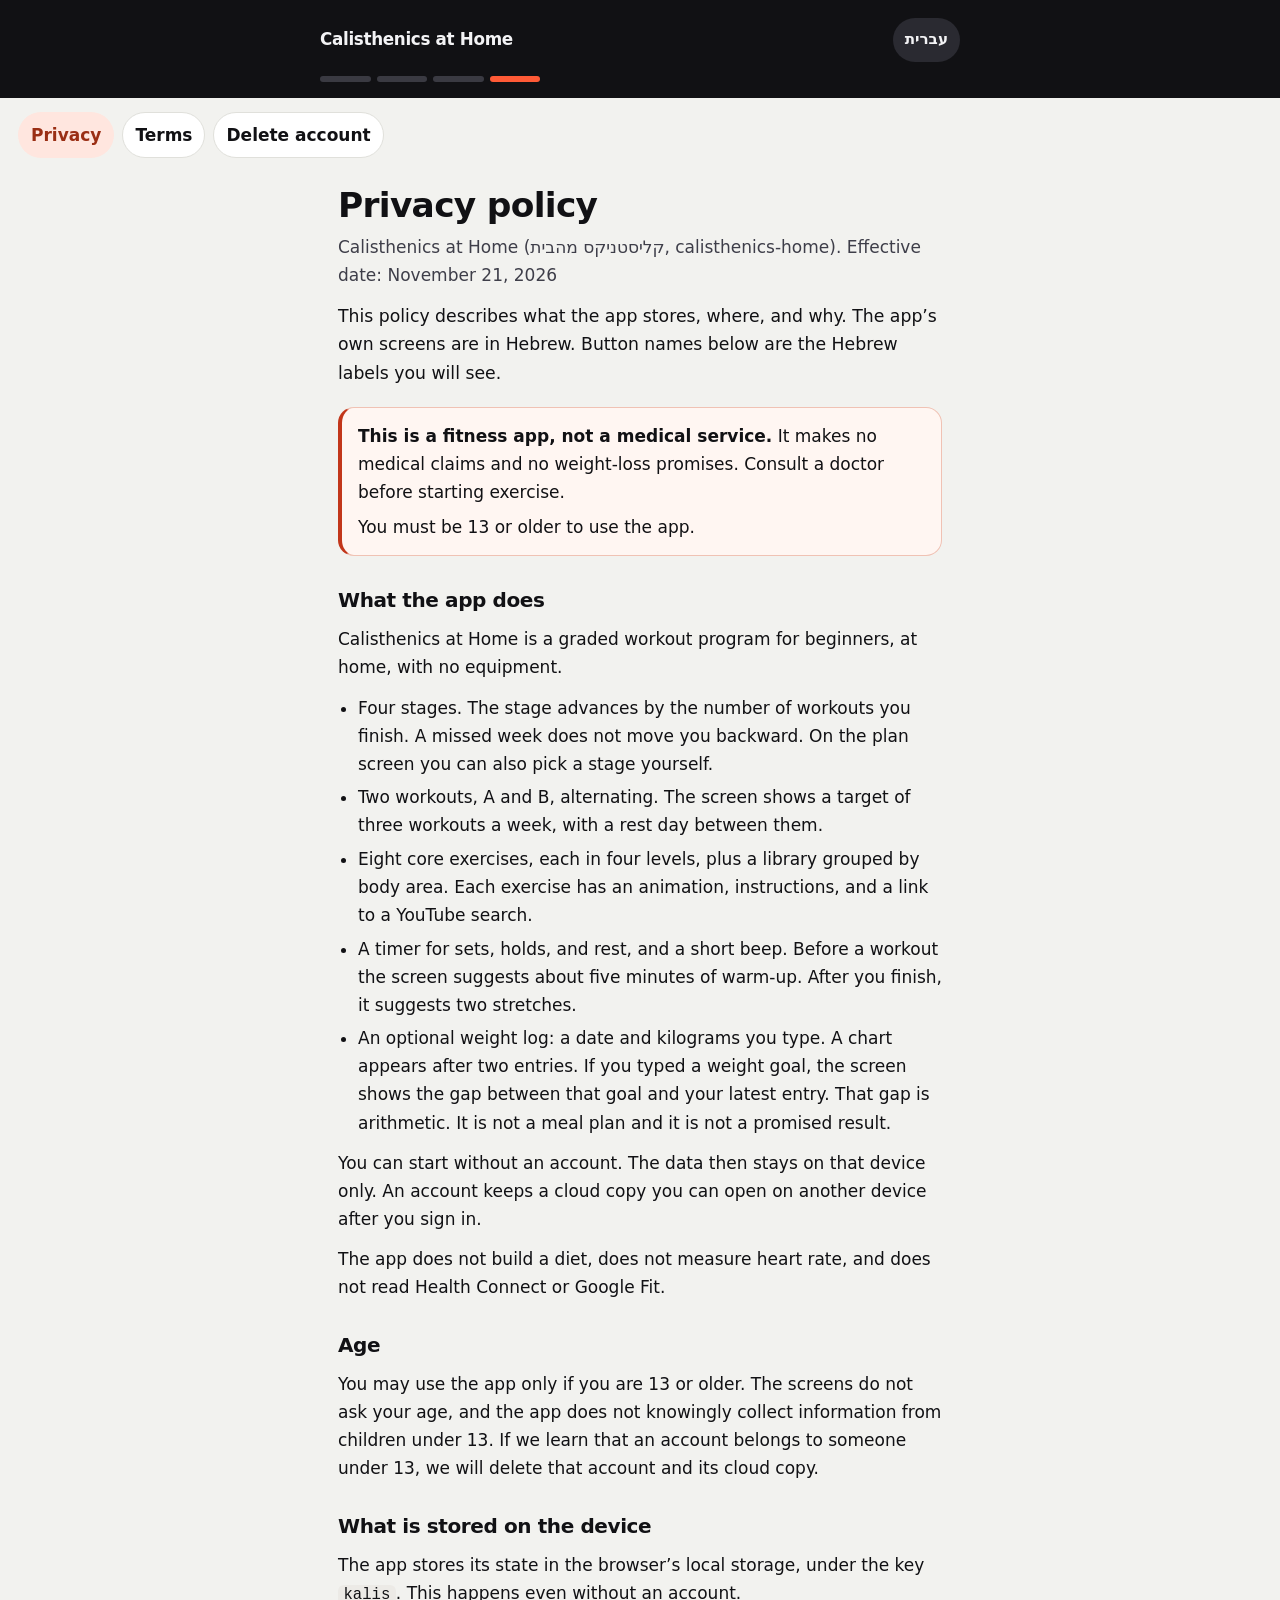
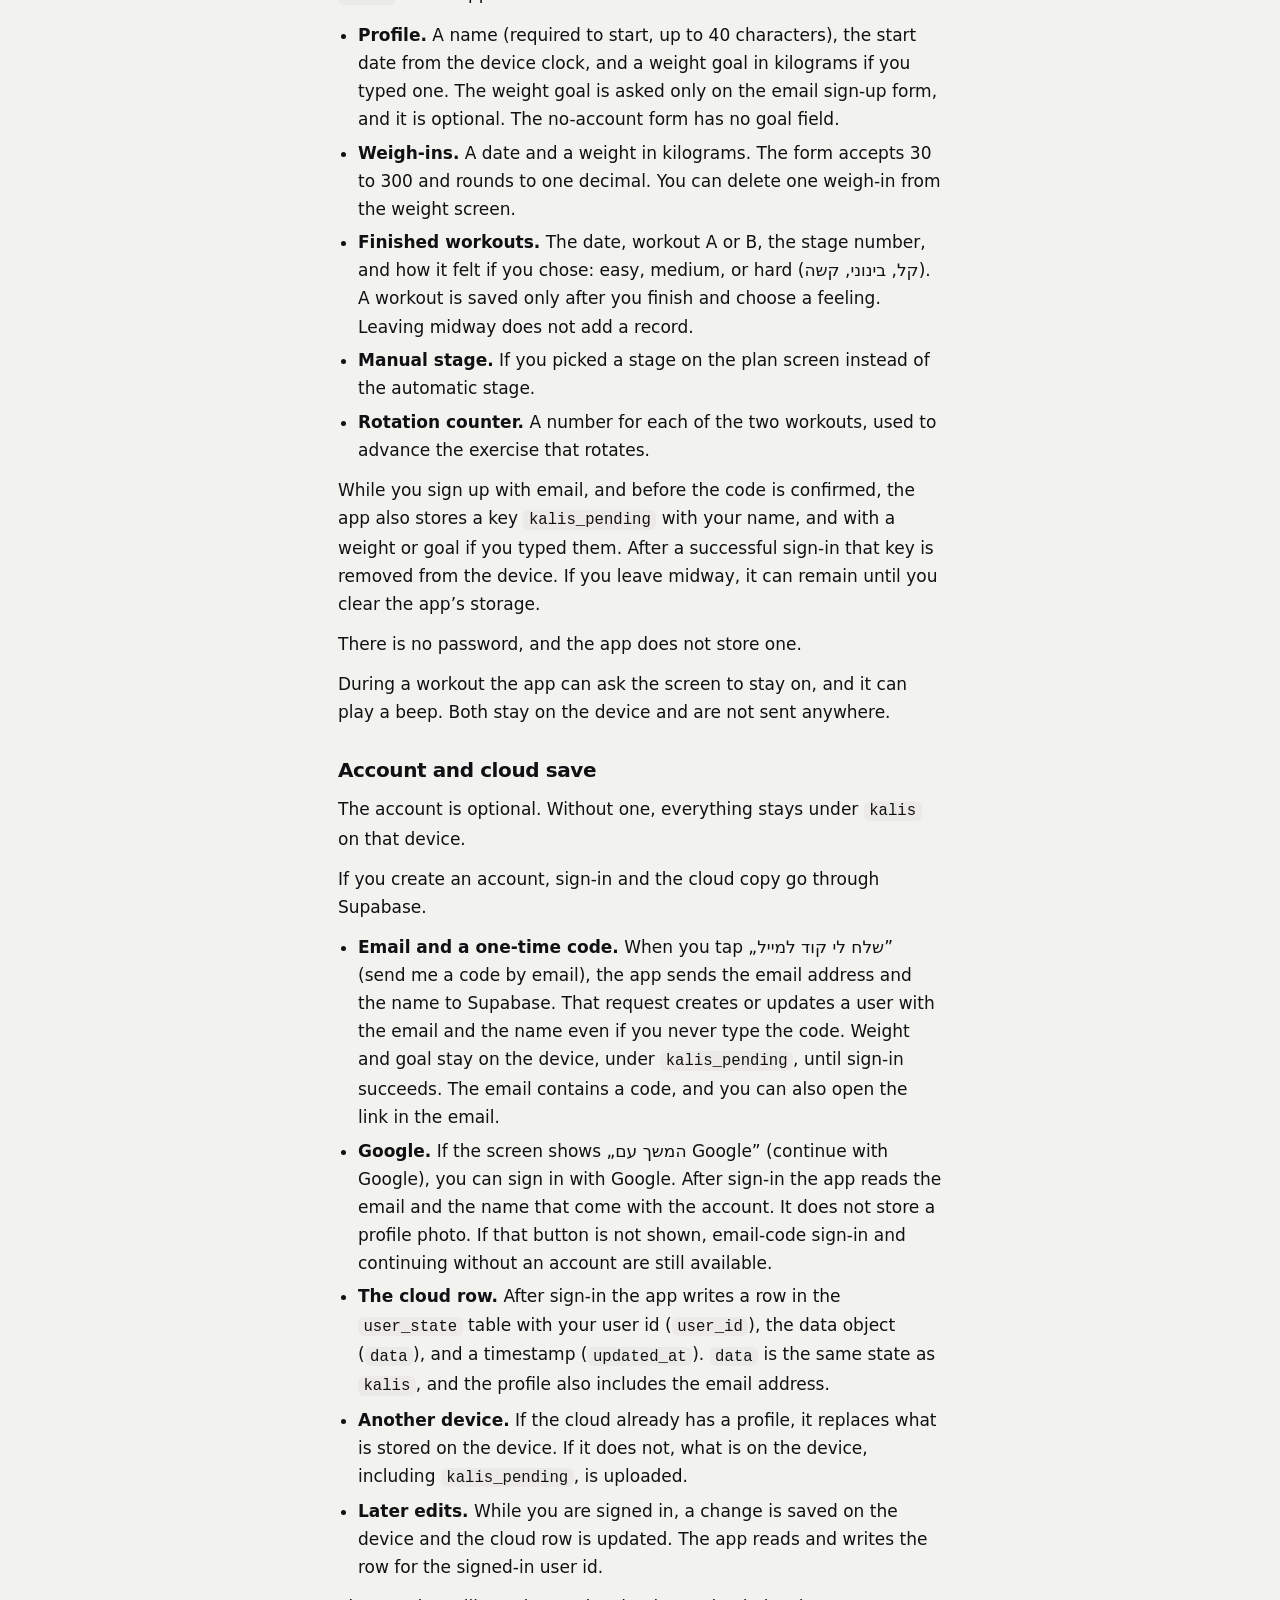
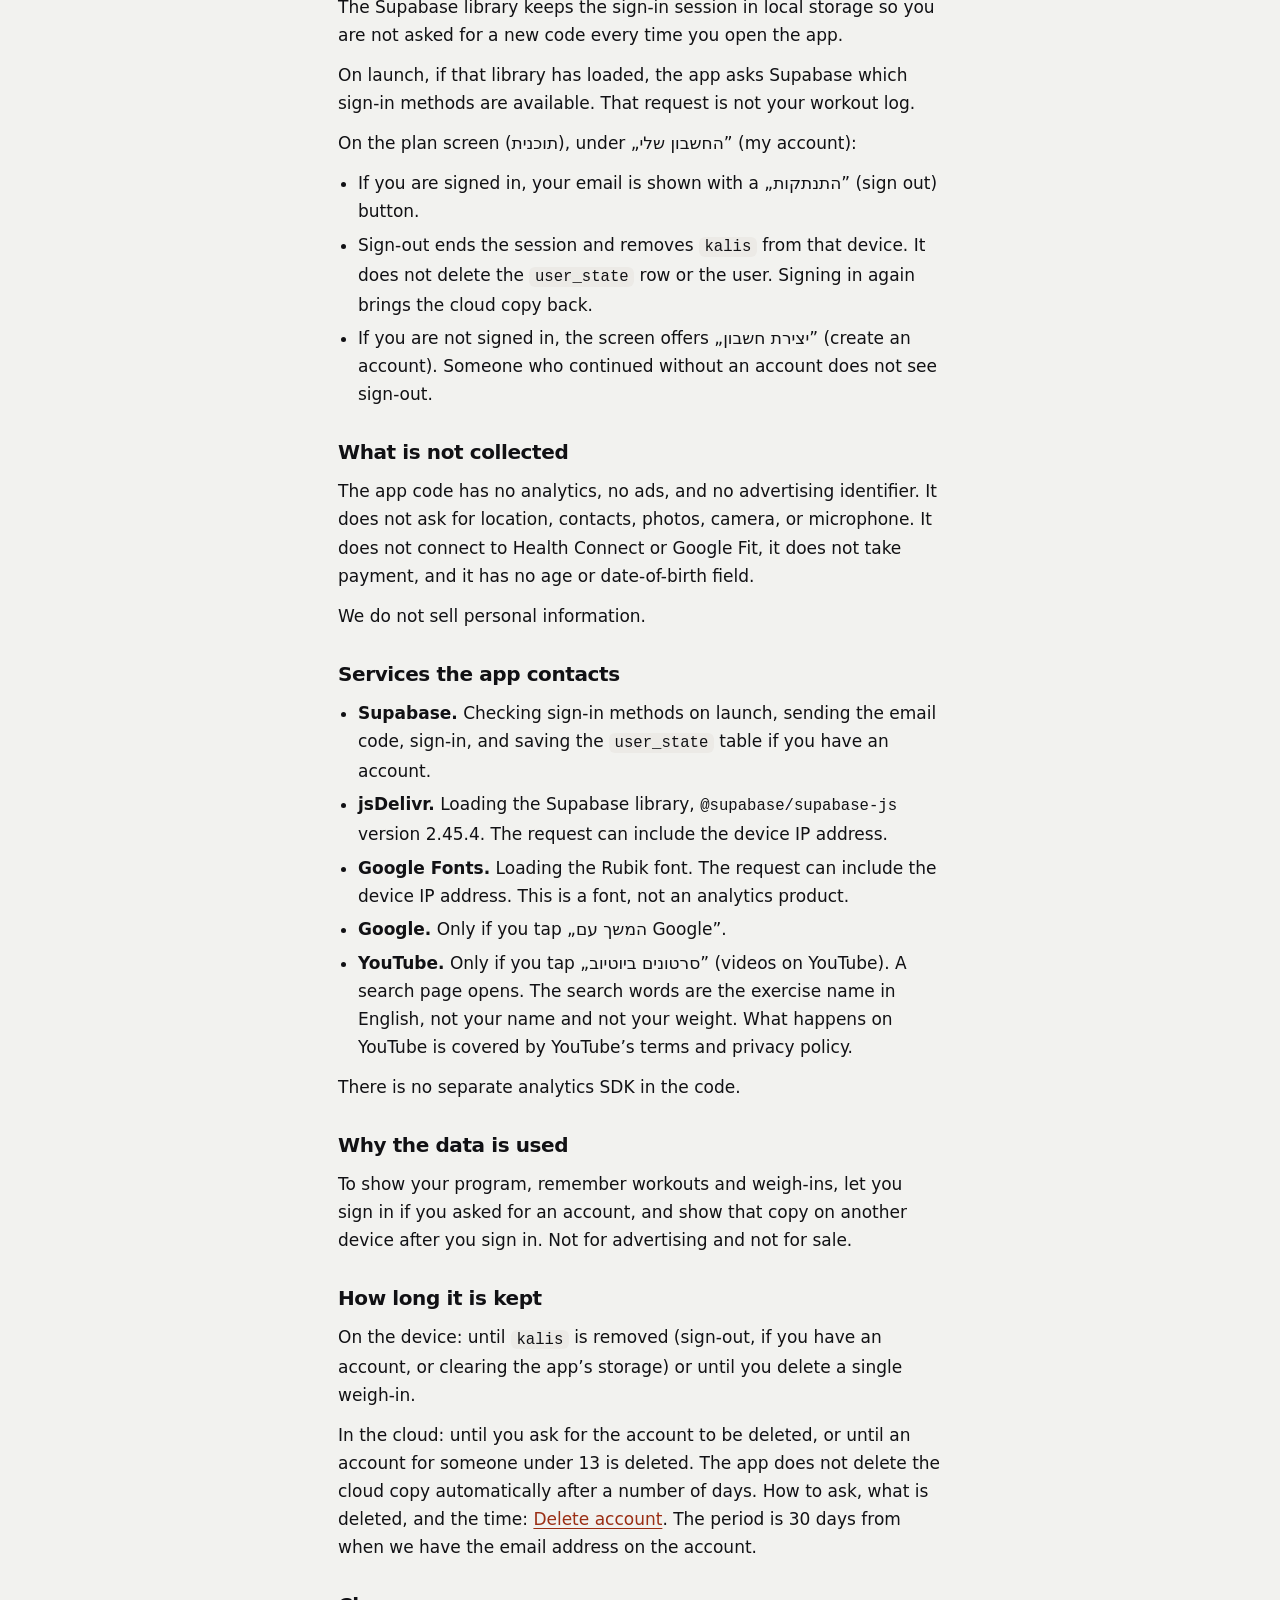
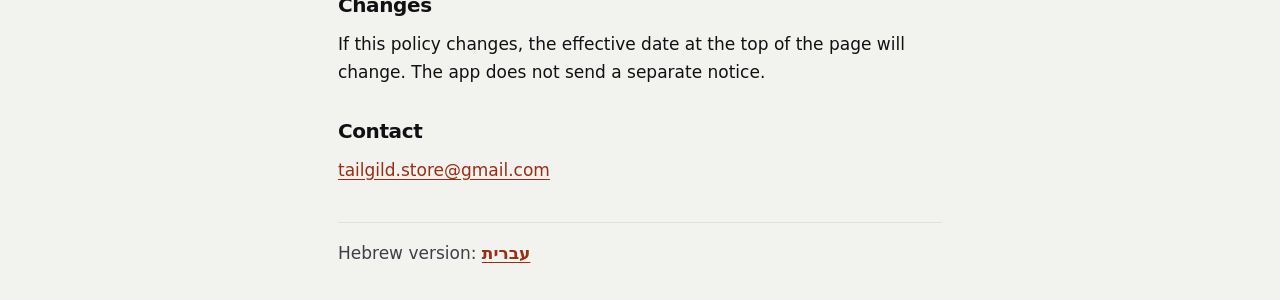
<file: en/privacy/index.html>
<!DOCTYPE html>
<html lang="en" dir="ltr">
<head>
<meta charset="utf-8">
<meta name="viewport" content="width=device-width, initial-scale=1">
<meta name="description" content="Privacy policy for Calisthenics at Home: local kalis storage, optional Supabase account, and no analytics SDK.">
<title>Privacy policy — Calisthenics at Home</title>
<link rel="stylesheet" href="../../style.css">
<link rel="canonical" href="https://11sahar11.github.io/calisthenics-home-legal/en/privacy/">
<link rel="alternate" hreflang="en" href="https://11sahar11.github.io/calisthenics-home-legal/en/privacy/">
<link rel="alternate" hreflang="he" href="https://11sahar11.github.io/calisthenics-home-legal/privacy/">
<link rel="alternate" hreflang="x-default" href="https://11sahar11.github.io/calisthenics-home-legal/privacy/">
</head>
<body>
<a class="skip" href="#main">Skip to content</a>
<header class="top">
<div class="top-inner">
<div class="top-row">
<a class="brand" href="../">Calisthenics at Home</a>
<a class="lang" href="../../privacy/" hreflang="he" lang="he">עברית</a>
</div>
<p class="bars" aria-hidden="true"><i></i><i></i><i></i><i></i></p>
</div>
</header>
<nav class="nav" aria-label="Documents">
<a href="./" aria-current="page">Privacy</a>
<a href="../terms/">Terms</a>
<a href="../delete-account/">Delete account</a>
</nav>
<main class="wrap" id="main">
<h1>Privacy policy</h1>
<p class="meta">Calisthenics at Home (קליסטניקס מהבית, calisthenics-home). Effective date: <time datetime="2026-11-21">November 21, 2026</time></p>
<p class="lede">This policy describes what the app stores, where, and why. The app’s own screens are in Hebrew. Button names below are the Hebrew labels you will see.</p>
<div class="notice">
<p><strong>This is a fitness app, not a medical service.</strong> It makes no medical claims and no weight-loss promises. Consult a doctor before starting exercise.</p>
<p>You must be 13 or older to use the app.</p>
</div>

<h2 id="app">What the app does</h2>
<p>Calisthenics at Home is a graded workout program for beginners, at home, with no equipment.</p>
<ul>
<li>Four stages. The stage advances by the number of workouts you finish. A missed week does not move you backward. On the plan screen you can also pick a stage yourself.</li>
<li>Two workouts, A and B, alternating. The screen shows a target of three workouts a week, with a rest day between them.</li>
<li>Eight core exercises, each in four levels, plus a library grouped by body area. Each exercise has an animation, instructions, and a link to a YouTube search.</li>
<li>A timer for sets, holds, and rest, and a short beep. Before a workout the screen suggests about five minutes of warm-up. After you finish, it suggests two stretches.</li>
<li>An optional weight log: a date and kilograms you type. A chart appears after two entries. If you typed a weight goal, the screen shows the gap between that goal and your latest entry. That gap is arithmetic. It is not a meal plan and it is not a promised result.</li>
</ul>
<p>You can start without an account. The data then stays on that device only. An account keeps a cloud copy you can open on another device after you sign in.</p>
<p>The app does not build a diet, does not measure heart rate, and does not read Health Connect or Google Fit.</p>

<h2 id="age">Age</h2>
<p>You may use the app only if you are 13 or older. The screens do not ask your age, and the app does not knowingly collect information from children under 13. If we learn that an account belongs to someone under 13, we will delete that account and its cloud copy.</p>

<h2 id="device">What is stored on the device</h2>
<p>The app stores its state in the browser’s local storage, under the key <code>kalis</code>. This happens even without an account.</p>
<ul>
<li><strong>Profile.</strong> A name (required to start, up to 40 characters), the start date from the device clock, and a weight goal in kilograms if you typed one. The weight goal is asked only on the email sign-up form, and it is optional. The no-account form has no goal field.</li>
<li><strong>Weigh-ins.</strong> A date and a weight in kilograms. The form accepts 30 to 300 and rounds to one decimal. You can delete one weigh-in from the weight screen.</li>
<li><strong>Finished workouts.</strong> The date, workout A or B, the stage number, and how it felt if you chose: easy, medium, or hard (קל, בינוני, קשה). A workout is saved only after you finish and choose a feeling. Leaving midway does not add a record.</li>
<li><strong>Manual stage.</strong> If you picked a stage on the plan screen instead of the automatic stage.</li>
<li><strong>Rotation counter.</strong> A number for each of the two workouts, used to advance the exercise that rotates.</li>
</ul>
<p>While you sign up with email, and before the code is confirmed, the app also stores a key <code>kalis_pending</code> with your name, and with a weight or goal if you typed them. After a successful sign-in that key is removed from the device. If you leave midway, it can remain until you clear the app’s storage.</p>
<p>There is no password, and the app does not store one.</p>
<p>During a workout the app can ask the screen to stay on, and it can play a beep. Both stay on the device and are not sent anywhere.</p>

<h2 id="account">Account and cloud save</h2>
<p>The account is optional. Without one, everything stays under <code>kalis</code> on that device.</p>
<p>If you create an account, sign-in and the cloud copy go through Supabase.</p>
<ul>
<li><strong>Email and a one-time code.</strong> When you tap „שלח לי קוד למייל” (send me a code by email), the app sends the email address and the name to Supabase. That request creates or updates a user with the email and the name even if you never type the code. Weight and goal stay on the device, under <code>kalis_pending</code>, until sign-in succeeds. The email contains a code, and you can also open the link in the email.</li>
<li><strong>Google.</strong> If the screen shows „המשך עם Google” (continue with Google), you can sign in with Google. After sign-in the app reads the email and the name that come with the account. It does not store a profile photo. If that button is not shown, email-code sign-in and continuing without an account are still available.</li>
<li><strong>The cloud row.</strong> After sign-in the app writes a row in the <code>user_state</code> table with your user id (<code>user_id</code>), the data object (<code>data</code>), and a timestamp (<code>updated_at</code>). <code>data</code> is the same state as <code>kalis</code>, and the profile also includes the email address.</li>
<li><strong>Another device.</strong> If the cloud already has a profile, it replaces what is stored on the device. If it does not, what is on the device, including <code>kalis_pending</code>, is uploaded.</li>
<li><strong>Later edits.</strong> While you are signed in, a change is saved on the device and the cloud row is updated. The app reads and writes the row for the signed-in user id.</li>
</ul>
<p>The Supabase library keeps the sign-in session in local storage so you are not asked for a new code every time you open the app.</p>
<p>On launch, if that library has loaded, the app asks Supabase which sign-in methods are available. That request is not your workout log.</p>
<p>On the plan screen (תוכנית), under „החשבון שלי” (my account):</p>
<ul>
<li>If you are signed in, your email is shown with a „התנתקות” (sign out) button.</li>
<li>Sign-out ends the session and removes <code>kalis</code> from that device. It does not delete the <code>user_state</code> row or the user. Signing in again brings the cloud copy back.</li>
<li>If you are not signed in, the screen offers „יצירת חשבון” (create an account). Someone who continued without an account does not see sign-out.</li>
</ul>

<h2 id="not">What is not collected</h2>
<p>The app code has no analytics, no ads, and no advertising identifier. It does not ask for location, contacts, photos, camera, or microphone. It does not connect to Health Connect or Google Fit, it does not take payment, and it has no age or date-of-birth field.</p>
<p>We do not sell personal information.</p>

<h2 id="others">Services the app contacts</h2>
<ul>
<li><strong>Supabase.</strong> Checking sign-in methods on launch, sending the email code, sign-in, and saving the <code>user_state</code> table if you have an account.</li>
<li><strong>jsDelivr.</strong> Loading the Supabase library, <span class="ltr">@supabase/supabase-js</span> version 2.45.4. The request can include the device IP address.</li>
<li><strong>Google Fonts.</strong> Loading the Rubik font. The request can include the device IP address. This is a font, not an analytics product.</li>
<li><strong>Google.</strong> Only if you tap „המשך עם Google”.</li>
<li><strong>YouTube.</strong> Only if you tap „סרטונים ביוטיוב” (videos on YouTube). A search page opens. The search words are the exercise name in English, not your name and not your weight. What happens on YouTube is covered by YouTube’s terms and privacy policy.</li>
</ul>
<p>There is no separate analytics SDK in the code.</p>

<h2 id="why">Why the data is used</h2>
<p>To show your program, remember workouts and weigh-ins, let you sign in if you asked for an account, and show that copy on another device after you sign in. Not for advertising and not for sale.</p>

<h2 id="retention">How long it is kept</h2>
<p>On the device: until <code>kalis</code> is removed (sign-out, if you have an account, or clearing the app’s storage) or until you delete a single weigh-in.</p>
<p>In the cloud: until you ask for the account to be deleted, or until an account for someone under 13 is deleted. The app does not delete the cloud copy automatically after a number of days. How to ask, what is deleted, and the time: <a href="../delete-account/">Delete account</a>. The period is 30 days from when we have the email address on the account.</p>

<h2 id="changes">Changes</h2>
<p>If this policy changes, the effective date at the top of the page will change. The app does not send a separate notice.</p>

<h2 id="contact">Contact</h2>
<p><a href="mailto:tailgild.store@gmail.com">tailgild.store@gmail.com</a></p>
<p class="footer">Hebrew version: <a href="../../privacy/" hreflang="he" lang="he">עברית</a></p>
</main>
</body>
</html>
</file>
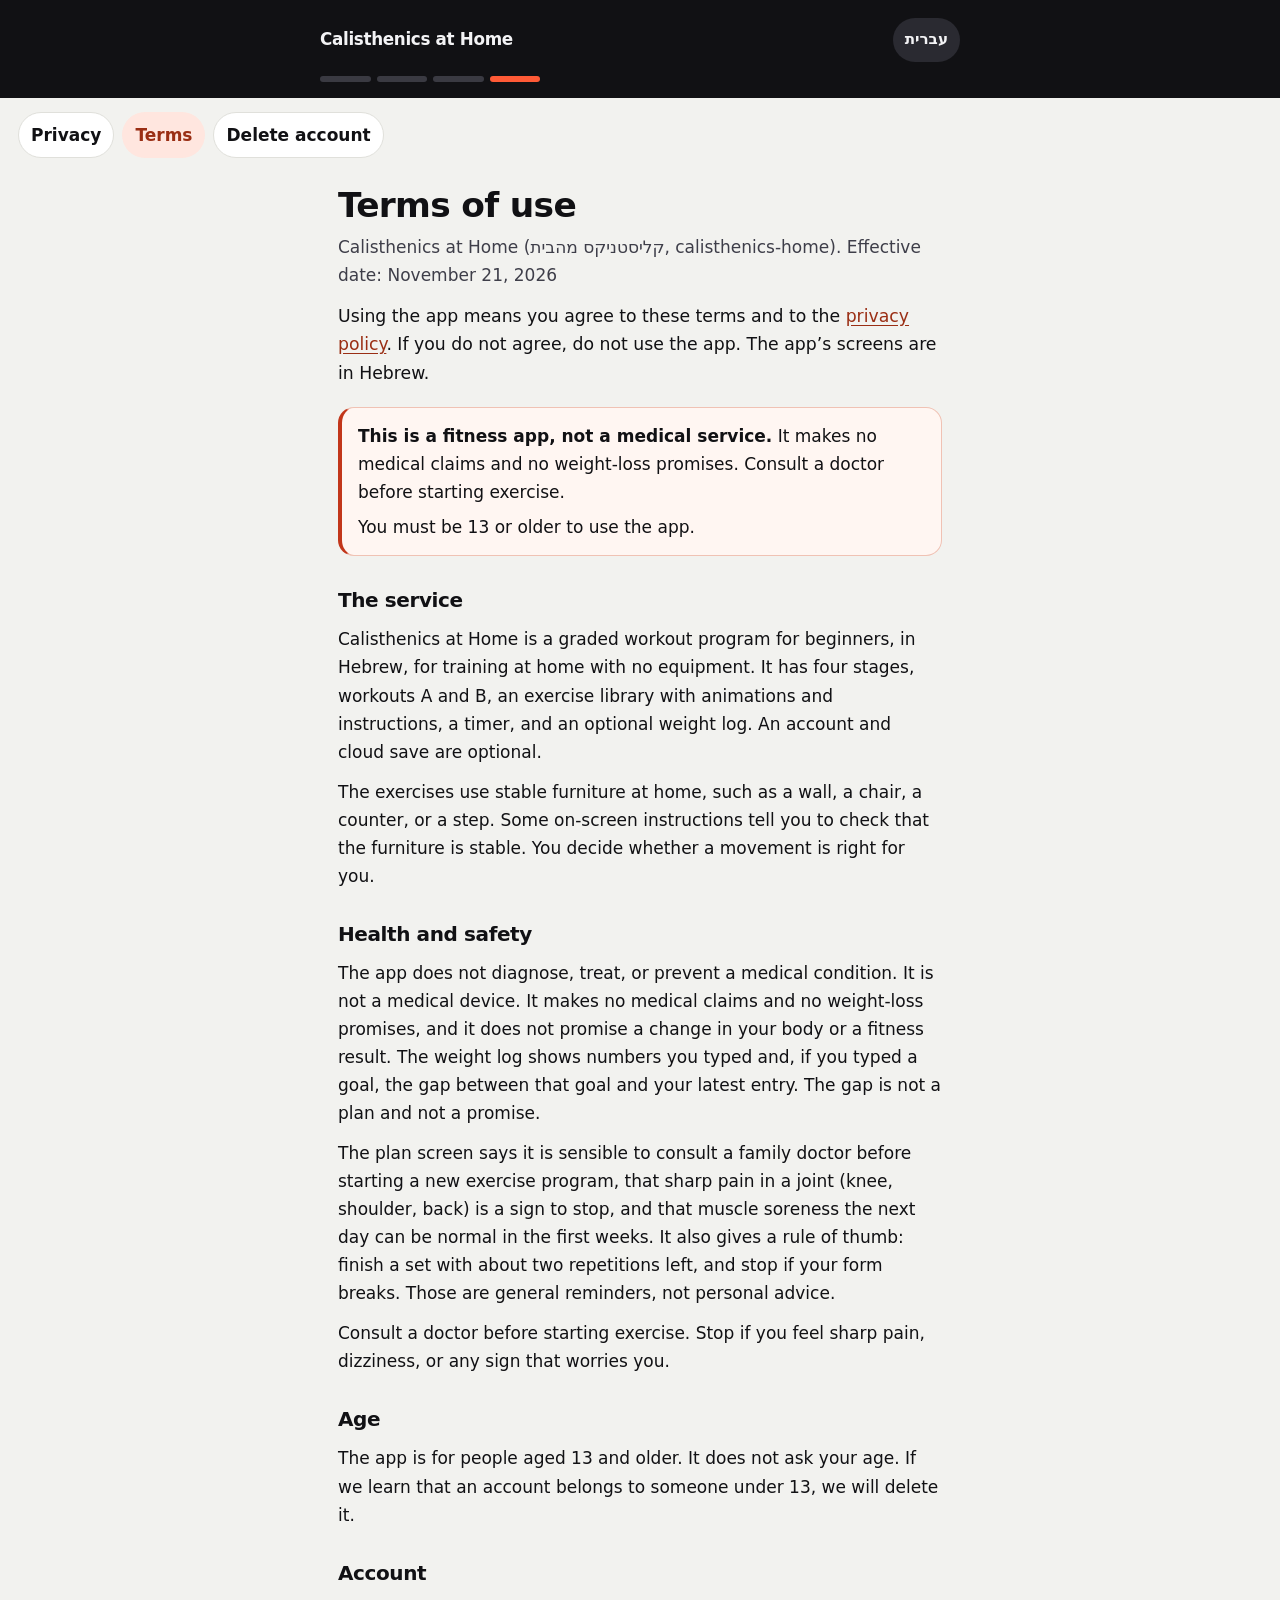
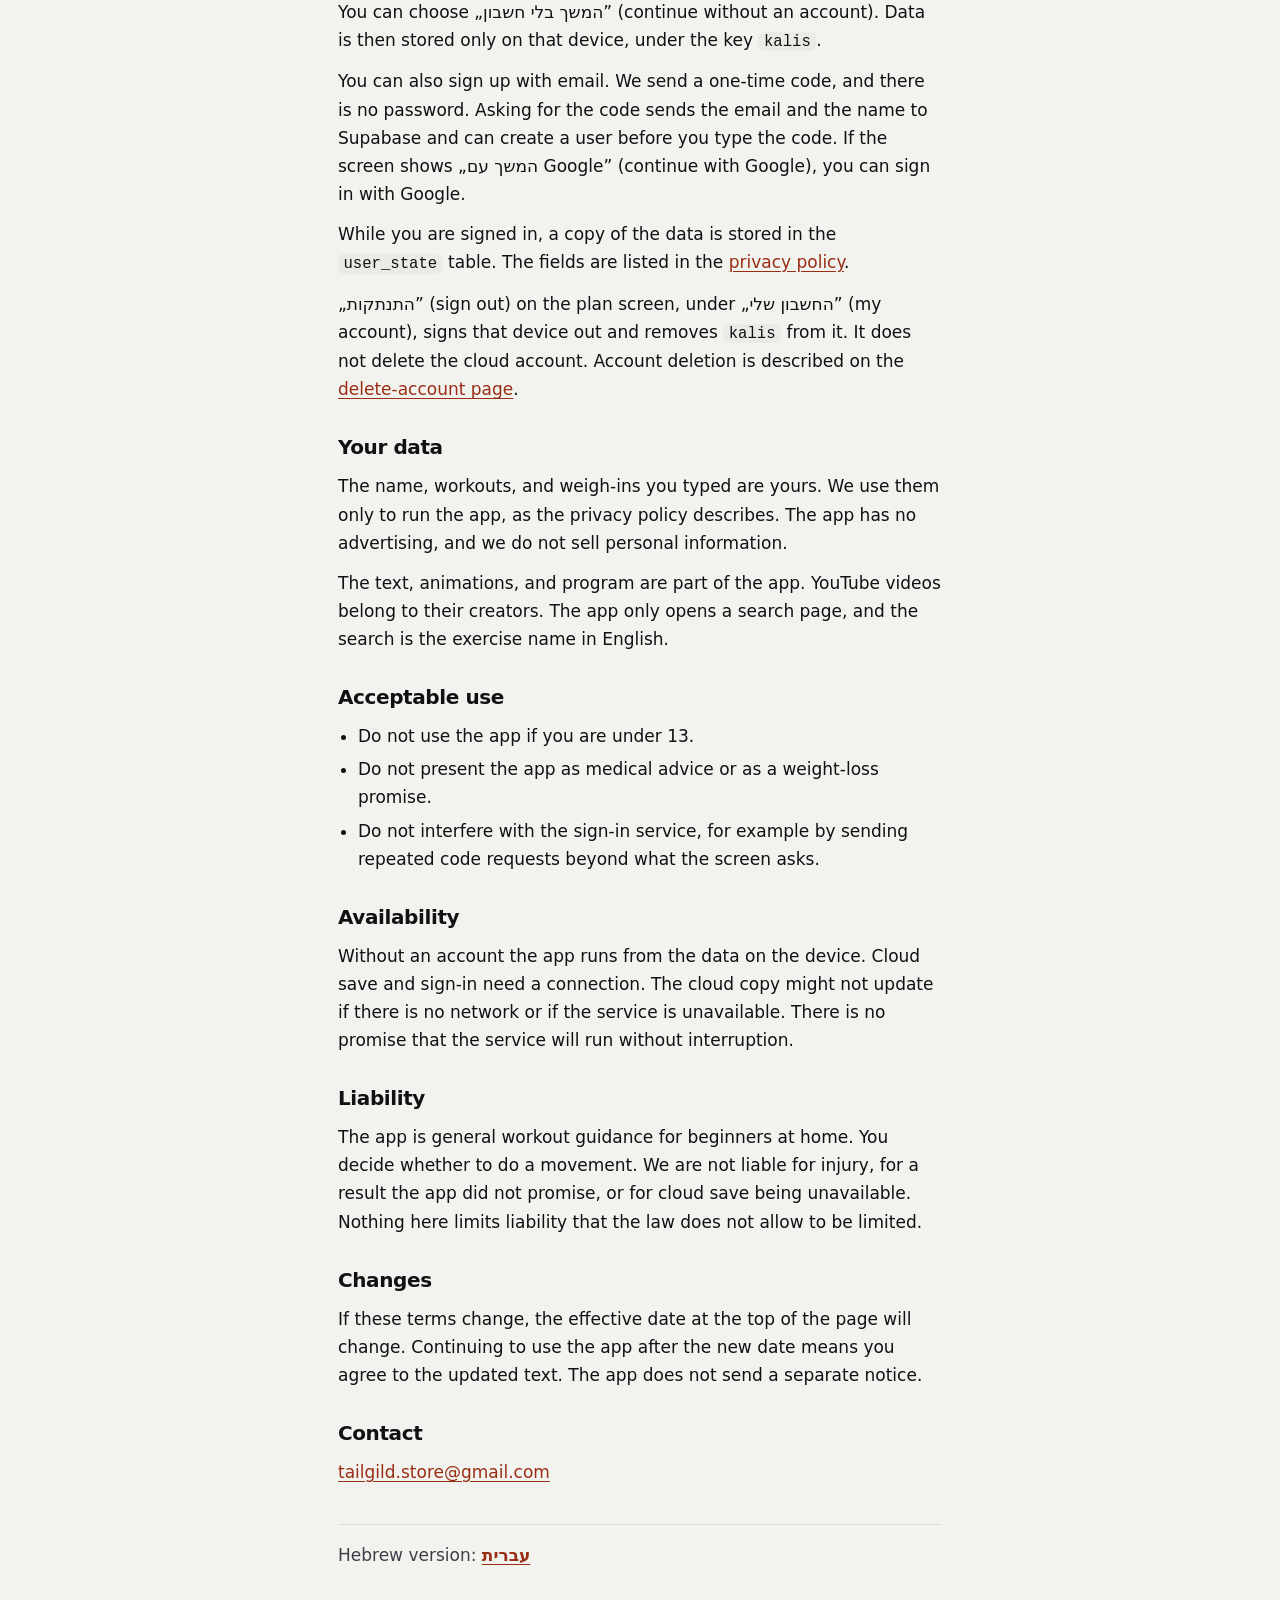
<file: en/terms/index.html>
<!DOCTYPE html>
<html lang="en" dir="ltr">
<head>
<meta charset="utf-8">
<meta name="viewport" content="width=device-width, initial-scale=1">
<meta name="description" content="Terms of use for Calisthenics at Home: a fitness app for ages 13 and up, with no medical claims and no weight-loss promises.">
<title>Terms of use — Calisthenics at Home</title>
<link rel="stylesheet" href="../../style.css">
<link rel="canonical" href="https://11sahar11.github.io/calisthenics-home-legal/en/terms/">
<link rel="alternate" hreflang="en" href="https://11sahar11.github.io/calisthenics-home-legal/en/terms/">
<link rel="alternate" hreflang="he" href="https://11sahar11.github.io/calisthenics-home-legal/terms/">
<link rel="alternate" hreflang="x-default" href="https://11sahar11.github.io/calisthenics-home-legal/terms/">
</head>
<body>
<a class="skip" href="#main">Skip to content</a>
<header class="top">
<div class="top-inner">
<div class="top-row">
<a class="brand" href="../">Calisthenics at Home</a>
<a class="lang" href="../../terms/" hreflang="he" lang="he">עברית</a>
</div>
<p class="bars" aria-hidden="true"><i></i><i></i><i></i><i></i></p>
</div>
</header>
<nav class="nav" aria-label="Documents">
<a href="../privacy/">Privacy</a>
<a href="./" aria-current="page">Terms</a>
<a href="../delete-account/">Delete account</a>
</nav>
<main class="wrap" id="main">
<h1>Terms of use</h1>
<p class="meta">Calisthenics at Home (קליסטניקס מהבית, calisthenics-home). Effective date: <time datetime="2026-11-21">November 21, 2026</time></p>
<p class="lede">Using the app means you agree to these terms and to the <a href="../privacy/">privacy policy</a>. If you do not agree, do not use the app. The app’s screens are in Hebrew.</p>
<div class="notice">
<p><strong>This is a fitness app, not a medical service.</strong> It makes no medical claims and no weight-loss promises. Consult a doctor before starting exercise.</p>
<p>You must be 13 or older to use the app.</p>
</div>

<h2 id="service">The service</h2>
<p>Calisthenics at Home is a graded workout program for beginners, in Hebrew, for training at home with no equipment. It has four stages, workouts A and B, an exercise library with animations and instructions, a timer, and an optional weight log. An account and cloud save are optional.</p>
<p>The exercises use stable furniture at home, such as a wall, a chair, a counter, or a step. Some on-screen instructions tell you to check that the furniture is stable. You decide whether a movement is right for you.</p>

<h2 id="health">Health and safety</h2>
<p>The app does not diagnose, treat, or prevent a medical condition. It is not a medical device. It makes no medical claims and no weight-loss promises, and it does not promise a change in your body or a fitness result. The weight log shows numbers you typed and, if you typed a goal, the gap between that goal and your latest entry. The gap is not a plan and not a promise.</p>
<p>The plan screen says it is sensible to consult a family doctor before starting a new exercise program, that sharp pain in a joint (knee, shoulder, back) is a sign to stop, and that muscle soreness the next day can be normal in the first weeks. It also gives a rule of thumb: finish a set with about two repetitions left, and stop if your form breaks. Those are general reminders, not personal advice.</p>
<p>Consult a doctor before starting exercise. Stop if you feel sharp pain, dizziness, or any sign that worries you.</p>

<h2 id="age">Age</h2>
<p>The app is for people aged 13 and older. It does not ask your age. If we learn that an account belongs to someone under 13, we will delete it.</p>

<h2 id="account">Account</h2>
<p>You can choose „המשך בלי חשבון” (continue without an account). Data is then stored only on that device, under the key <code>kalis</code>.</p>
<p>You can also sign up with email. We send a one-time code, and there is no password. Asking for the code sends the email and the name to Supabase and can create a user before you type the code. If the screen shows „המשך עם Google” (continue with Google), you can sign in with Google.</p>
<p>While you are signed in, a copy of the data is stored in the <code>user_state</code> table. The fields are listed in the <a href="../privacy/">privacy policy</a>.</p>
<p>„התנתקות” (sign out) on the plan screen, under „החשבון שלי” (my account), signs that device out and removes <code>kalis</code> from it. It does not delete the cloud account. Account deletion is described on the <a href="../delete-account/">delete-account page</a>.</p>

<h2 id="data">Your data</h2>
<p>The name, workouts, and weigh-ins you typed are yours. We use them only to run the app, as the privacy policy describes. The app has no advertising, and we do not sell personal information.</p>
<p>The text, animations, and program are part of the app. YouTube videos belong to their creators. The app only opens a search page, and the search is the exercise name in English.</p>

<h2 id="use">Acceptable use</h2>
<ul>
<li>Do not use the app if you are under 13.</li>
<li>Do not present the app as medical advice or as a weight-loss promise.</li>
<li>Do not interfere with the sign-in service, for example by sending repeated code requests beyond what the screen asks.</li>
</ul>

<h2 id="availability">Availability</h2>
<p>Without an account the app runs from the data on the device. Cloud save and sign-in need a connection. The cloud copy might not update if there is no network or if the service is unavailable. There is no promise that the service will run without interruption.</p>

<h2 id="liability">Liability</h2>
<p>The app is general workout guidance for beginners at home. You decide whether to do a movement. We are not liable for injury, for a result the app did not promise, or for cloud save being unavailable. Nothing here limits liability that the law does not allow to be limited.</p>

<h2 id="changes">Changes</h2>
<p>If these terms change, the effective date at the top of the page will change. Continuing to use the app after the new date means you agree to the updated text. The app does not send a separate notice.</p>

<h2 id="contact">Contact</h2>
<p><a href="mailto:tailgild.store@gmail.com">tailgild.store@gmail.com</a></p>
<p class="footer">Hebrew version: <a href="../../terms/" hreflang="he" lang="he">עברית</a></p>
</main>
</body>
</html>
</file>
<file: style.css>
:root {
  --bg: #f2f2ef;
  --surface: #ffffff;
  --ink: #111114;
  --muted: #3e3e49;
  --line: #e0e0db;
  --accent: #9a2e14;
  --notice: #fff6f2;
  --notice-line: #f0c2b4;
  --header: #111114;
  --header-ink: #f3f3f5;
  --header-muted: #c6c6ce;
  --soft: #ffe6df;
  --max: 40rem;
}

* { box-sizing: border-box; }

html { -webkit-text-size-adjust: 100%; }

body {
  margin: 0;
  background: var(--bg);
  color: var(--ink);
  font-family: system-ui, "Segoe UI", Arial, sans-serif;
  font-size: 1.0625rem;
  line-height: 1.65;
  overflow-wrap: break-word;
}

.skip {
  position: absolute;
  inset-inline-start: 12px;
  top: -48px;
  background: #fff;
  color: var(--ink);
  padding: 8px 12px;
  border-radius: 10px;
  z-index: 5;
}

.skip:focus { top: 12px; }

a { color: var(--accent); text-underline-offset: 3px; }

a:hover { text-decoration-thickness: 2px; }

:focus-visible {
  outline: 2px solid var(--accent);
  outline-offset: 3px;
}

.top {
  background: var(--header);
  color: var(--header-ink);
  padding: 18px 18px 16px;
}

.top-inner, .wrap { width: min(var(--max), 100%); margin-inline: auto; }

.top-row {
  display: flex;
  justify-content: space-between;
  align-items: center;
  gap: 12px;
  flex-wrap: wrap;
}

.brand {
  color: var(--header-ink);
  font-weight: 750;
  font-size: 1.05rem;
  text-decoration: none;
  letter-spacing: -0.02em;
}

.lang {
  color: var(--header-ink);
  background: #2a2a31;
  text-decoration: none;
  font-weight: 650;
  font-size: 0.95rem;
  padding: 8px 12px;
  border-radius: 999px;
  min-height: 44px;
  display: inline-flex;
  align-items: center;
}

.bars {
  display: grid;
  grid-template-columns: repeat(4, 1fr);
  gap: 6px;
  margin: 14px 0 0;
  max-width: 220px;
}

.bars i {
  display: block;
  height: 6px;
  border-radius: 3px;
  background: #3a3a42;
}

.bars i:last-child { background: #ff5a36; }

.nav {
  display: flex;
  flex-wrap: wrap;
  gap: 8px;
  padding: 14px 18px 0;
}

.nav a {
  display: inline-flex;
  align-items: center;
  min-height: 44px;
  padding: 8px 12px;
  border-radius: 999px;
  background: var(--surface);
  color: var(--ink);
  text-decoration: none;
  font-weight: 650;
  border: 1px solid var(--line);
}

.nav a[aria-current="page"] {
  background: var(--soft);
  color: var(--accent);
  border-color: transparent;
}

.wrap { padding: 8px 18px 56px; }

h1, h2 { line-height: 1.25; letter-spacing: -0.02em; margin: 0; }

h1 { font-size: clamp(1.7rem, 7vw, 2.15rem); margin-top: 18px; }

h2 { font-size: 1.25rem; margin-top: 2rem; }

h3 { font-size: 1.05rem; margin: 1.15rem 0 0; line-height: 1.35; }

p, ul, ol, dl { margin: 0.75rem 0 0; }

ul, ol { padding-inline-start: 1.25rem; }

li + li { margin-top: 0.35rem; }

.lede { font-size: 1.08rem; }

.meta { color: var(--muted); margin-top: 0.4rem; }

.notice {
  background: var(--notice);
  border: 1px solid var(--notice-line);
  border-inline-start: 4px solid #c2361a;
  border-radius: 16px;
  padding: 14px 16px;
  margin-top: 1.25rem;
}

.notice p { margin: 0.45rem 0 0; }

.notice p:first-child { margin-top: 0; }

.card {
  display: flex;
  flex-direction: column;
  gap: 4px;
  background: var(--surface);
  border-radius: 18px;
  padding: 16px;
  margin-top: 10px;
  text-decoration: none;
  color: inherit;
  border: 1px solid var(--line);
  min-height: 44px;
}

.card strong { color: var(--ink); font-size: 1.05rem; }

.card span { color: var(--muted); }

code, .ltr {
  font-family: ui-monospace, "Cascadia Code", "SFMono-Regular", Consolas, monospace;
  font-size: 0.92em;
  direction: ltr;
  unicode-bidi: isolate;
}

code {
  background: #eceae6;
  padding: 0.05em 0.35em;
  border-radius: 6px;
}

.footer {
  margin-top: 2.4rem;
  padding-top: 1rem;
  border-top: 1px solid var(--line);
  color: var(--muted);
}

.footer a { font-weight: 650; }

@media (max-width: 390px) {
  .top, .nav { padding-inline: 16px; }
  .wrap { padding-inline: 16px; }
}

@media print {
  .top, .lang { background: #fff; color: #000; }
  .nav a { border-color: #ccc; }
  a { color: #000; }
}
</file>
